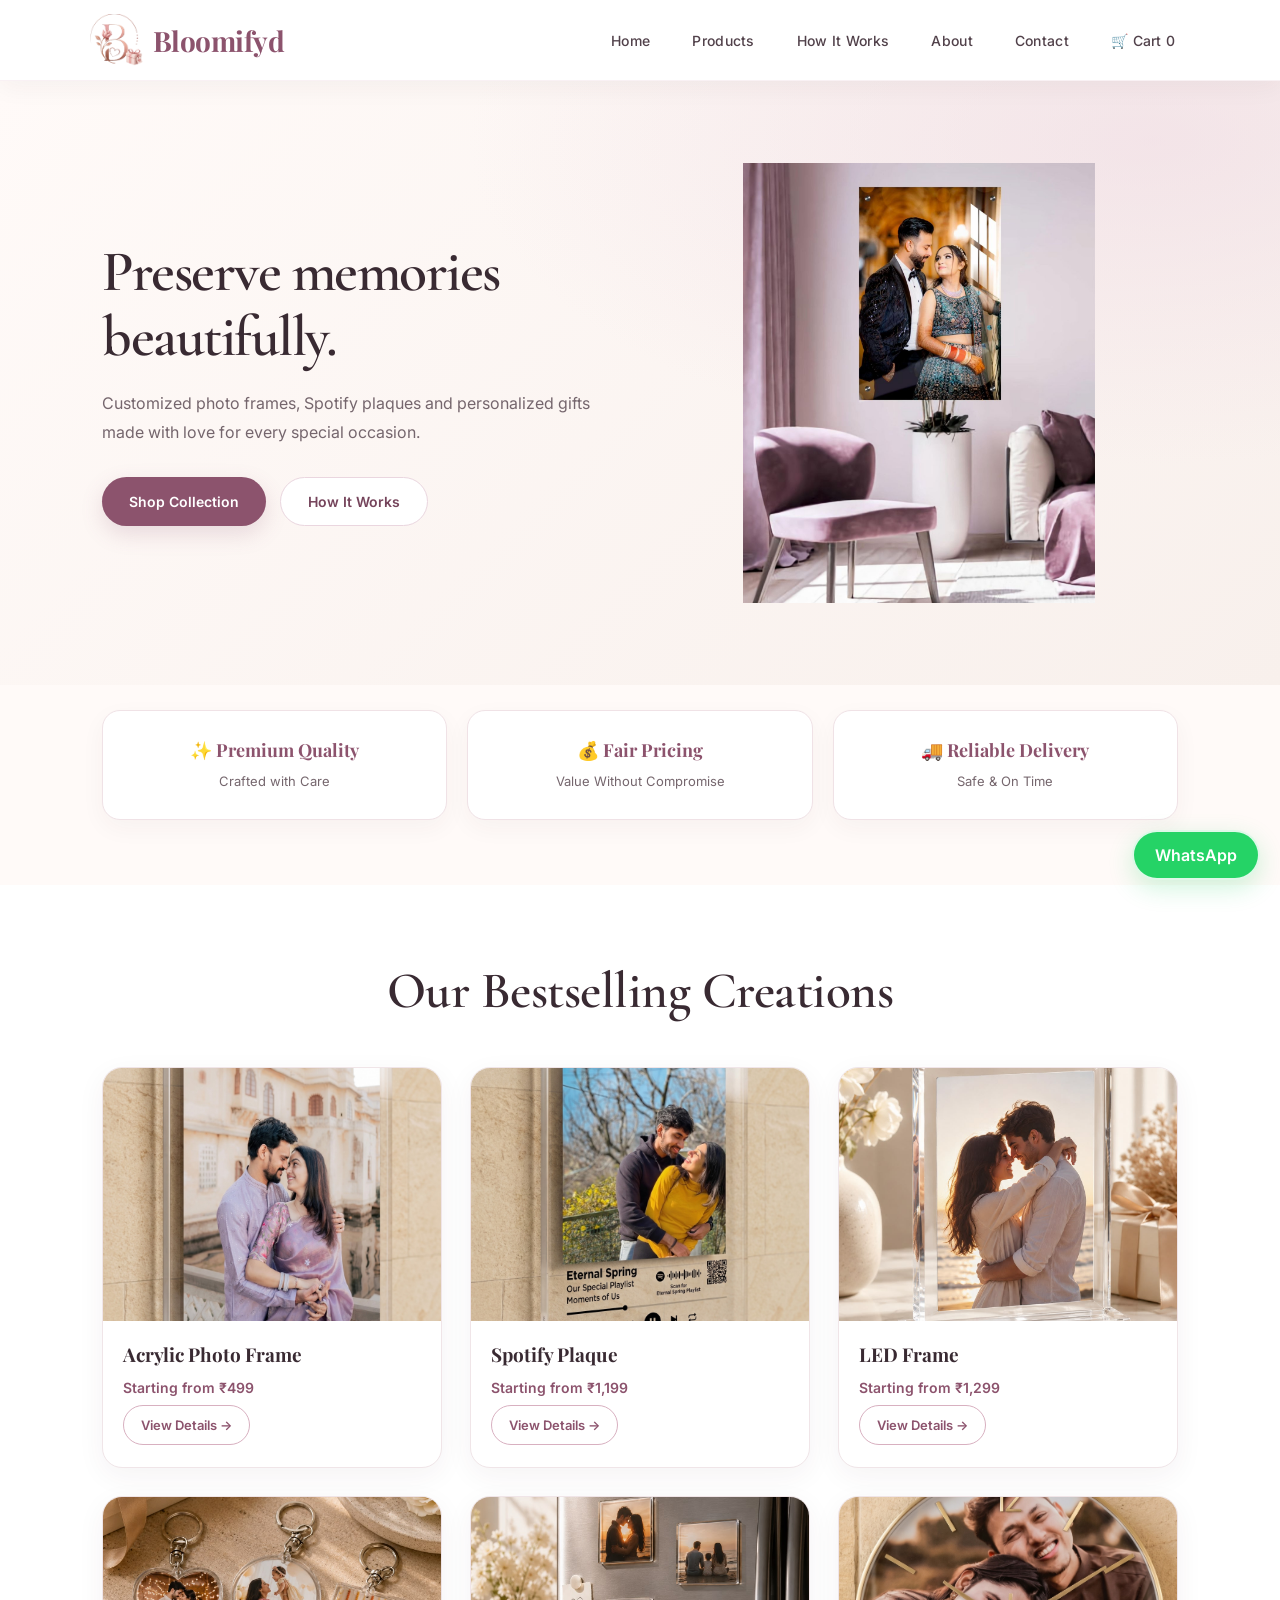
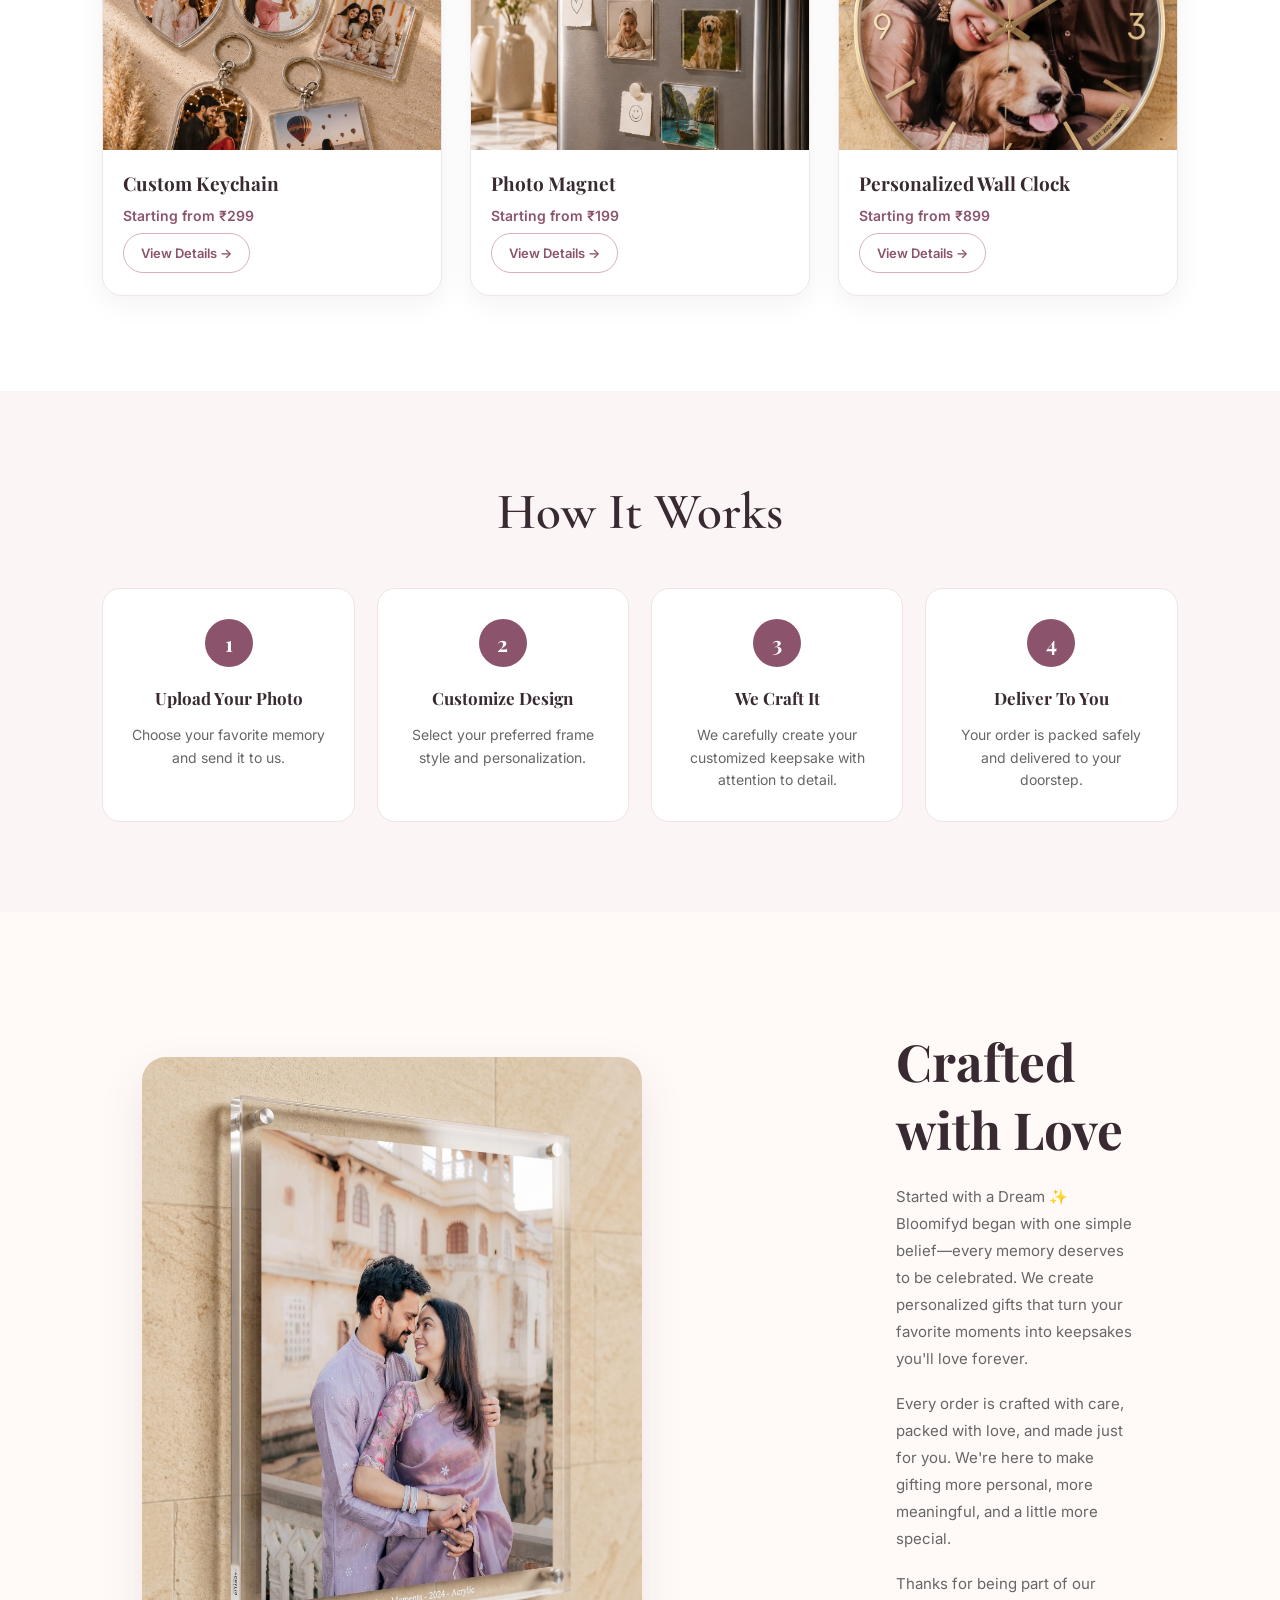
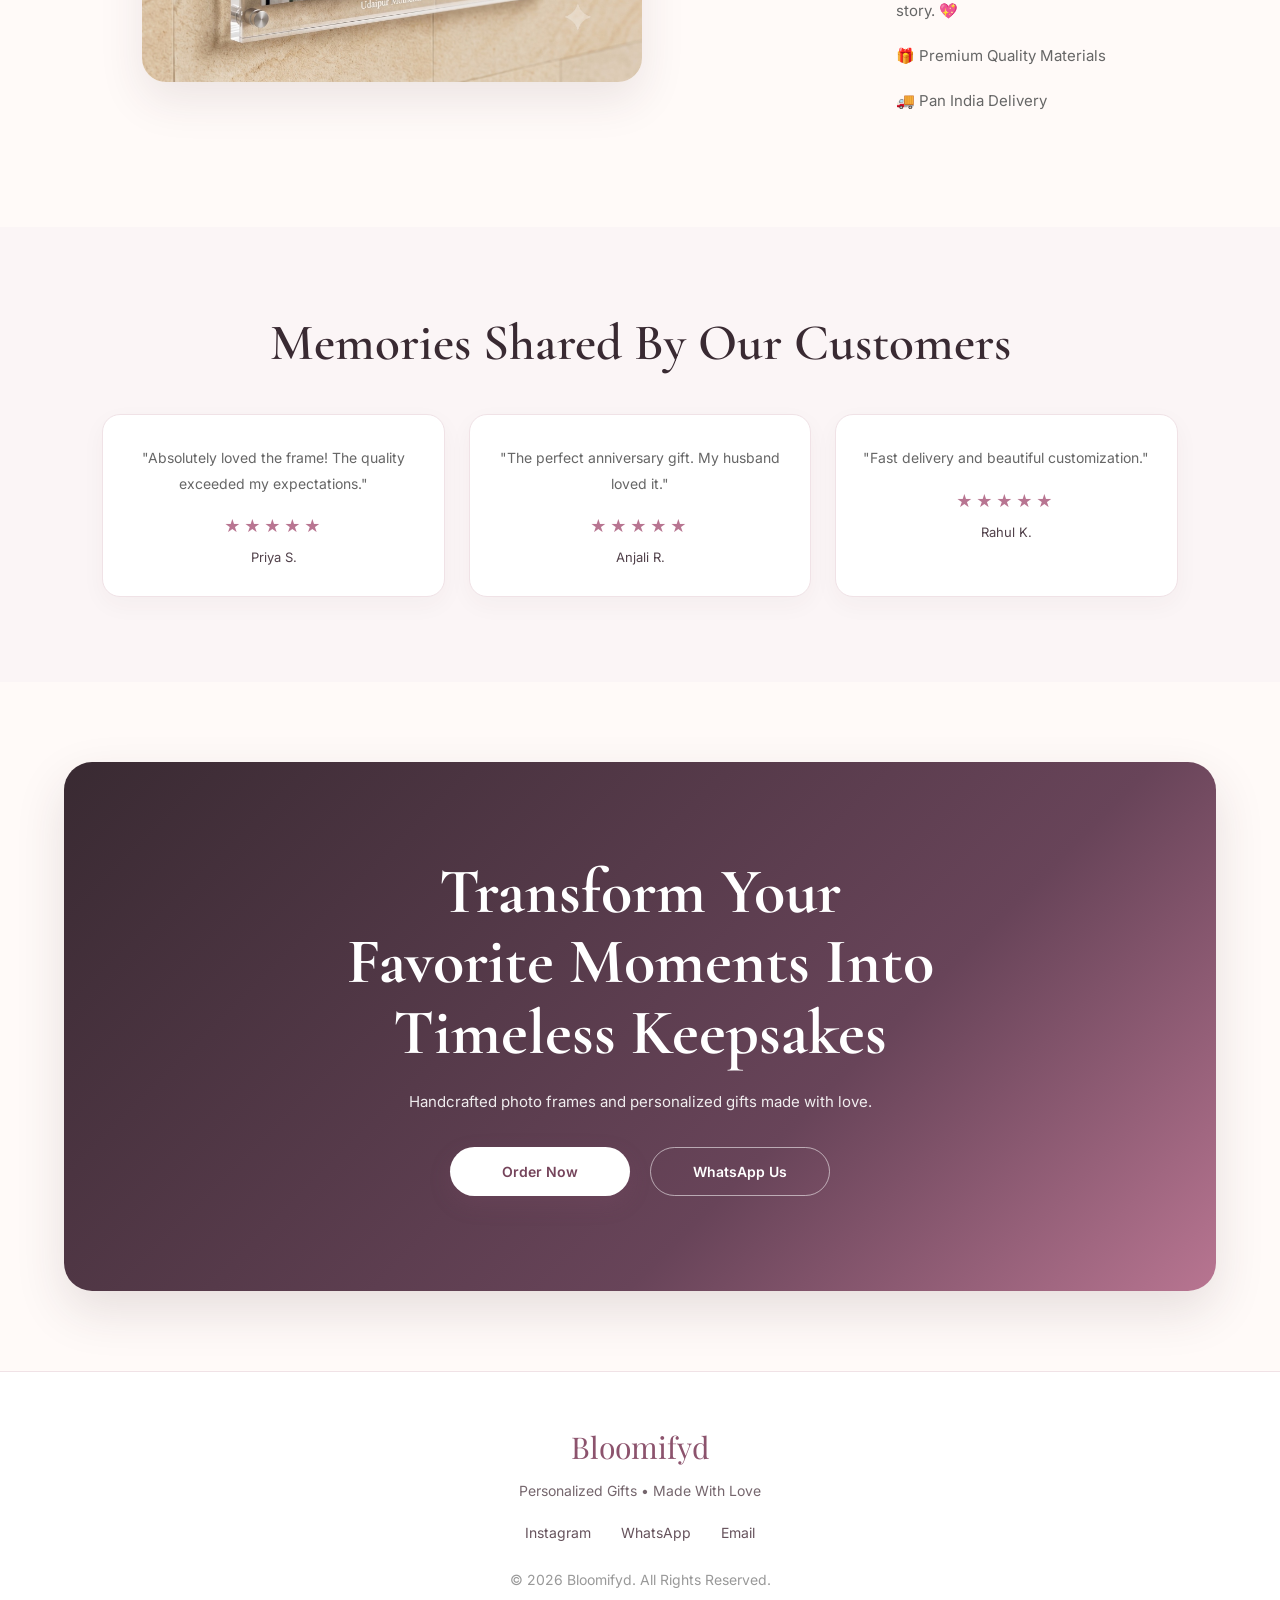
<file: index.html>
<!DOCTYPE html>
<html lang="en">
<head>
    <meta charset="UTF-8">

    <meta name="description"
        content="Personalized acrylic photo frames, Spotify plaques, LED frames and custom gifts crafted with love by Bloomifyd.">

    <meta name="viewport" content="width=device-width, initial-scale=1.0">

    <title>Bloomifyd | Personalized Gifts & Custom Photo Frames</title>

    <link rel="icon" href="image/favicon.png">
    <link rel="stylesheet" href="style.css">

    <link rel="preconnect" href="https://fonts.googleapis.com">
    <link rel="preconnect" href="https://fonts.gstatic.com" crossorigin>

    <link href="https://fonts.googleapis.com/css2?family=Cormorant+Garamond:wght@400;600&display=swap" rel="stylesheet">

    <link href="https://fonts.googleapis.com/css2?family=Playfair+Display:wght@600;700&family=Inter:wght@400;500;600&display=swap" rel="stylesheet">
</head>

<body>

    <!-- ================= NAVBAR ================= -->
   
<nav>
    <a href="index.html" class="logo">
        <img src="image/logo.png" alt="Bloomifyd Logo">
        Bloomifyd
    </a>

    <div class="menu-toggle" id="menu-toggle">
        ☰
    </div>

    <ul id="nav-links">
        <li><a href="index.html">Home</a></li>
        <li><a href="products.html">Products</a></li>
        <li><a href="index.html#how-it-works">How It Works</a></li>
        <li><a href="index.html#about">About</a></li>
        <li><a href="contact.html">Contact</a></li>
        <li>
            <a href="cart.html" class="cart-link">
                🛒 Cart <span id="cart-count">0</span>
            </a>
        </li>
    </ul>
</nav>


    <!-- ================= HERO ================= -->

    <section class="hero">

        <div class="hero-content">

            <h1>
                Preserve memories <br>
                beautifully.
            </h1>

            <p>
                Customized photo frames, Spotify plaques and personalized gifts
                made with love for every special occasion.
            </p>

            <div class="hero-buttons">

                <a href="#products" class="btn-primary">
                    Shop Collection
                </a>

                <a href="#how-it-works" class="btn-secondary">
                    How It Works
                </a>

            </div>

        </div>

        <div class="hero-image">
            <img src="image/frame.jpg" alt="Bloomifyd Personalized Photo Frame">
        </div>

    </section>


    <!-- ================= FEATURES ================= -->

    <section class="features">

        <div>
            <h3>✨ Premium Quality</h3>
            <p>Crafted with Care</p>
        </div>

        <div>
            <h3>💰 Fair Pricing</h3>
            <p>Value Without Compromise</p>
        </div>

        <div>
            <h3>🚚 Reliable Delivery</h3>
            <p>Safe & On Time</p>
        </div>

    </section>


    <!-- ================= PRODUCTS ================= -->

    <section id="products" class="products">

        <h2>Our Bestselling Creations</h2>

        <div class="product-grid">

            <div class="product-card">

                <img src="image/product1.jpeg" alt="Acrylic Photo Frame">

                <h3>Acrylic Photo Frame</h3>

                <p>Starting from ₹499</p>

                <a href="product.html?id=1" class="product-btn">
                    View Details →
                </a>

            </div>


            <div class="product-card">

                <img src="image/product2.jpeg" alt="Spotify Plaque">

                <h3>Spotify Plaque</h3>

                <p>Starting from ₹1,199</p>

                <a href="product.html?id=2" class="product-btn">
                    View Details →
                </a>

            </div>


            <div class="product-card">

                <img src="image/product3.jpeg" alt="LED Frame">

                <h3>LED Frame</h3>

                <p>Starting from ₹1,299</p>

                <a href="product.html?id=3" class="product-btn">
                    View Details →
                </a>

            </div>


            <div class="product-card">

                <img src="image/product4.jpeg" alt="Custom Keychain">

                <h3>Custom Keychain</h3>

                <p>Starting from ₹299</p>

                <a href="product.html?id=4" class="product-btn">
                    View Details →
                </a>

            </div>


            <div class="product-card">

                <img src="image/product5.jpeg" alt="Photo Magnet">

                <h3>Photo Magnet</h3>

                <p>Starting from ₹199</p>

                <a href="product.html?id=5" class="product-btn">
                    View Details →
                </a>

            </div>


            <div class="product-card">

                <img src="image/product6.jpeg" alt="Personalized Wall Clock">

                <h3>Personalized Wall Clock</h3>

                <p>Starting from ₹899</p>

                <a href="product.html?id=6" class="product-btn">
                    View Details →
                </a>

            </div>

        </div>

    </section>


    <!-- ================= HOW IT WORKS ================= -->

    <section id="how-it-works" class="how-it-works">

        <h2>How It Works</h2>

        <div class="steps">

            <div class="step">

                <div class="step-number">1</div>

                <h3>Upload Your Photo</h3>

                <p>
                    Choose your favorite memory and send it to us.
                </p>

            </div>


            <div class="step">

                <div class="step-number">2</div>

                <h3>Customize Design</h3>

                <p>
                    Select your preferred frame style and personalization.
                </p>

            </div>


            <div class="step">

                <div class="step-number">3</div>

                <h3>We Craft It</h3>

                <p>
                    We carefully create your customized keepsake with attention to detail.
                </p>

            </div>


            <div class="step">

                <div class="step-number">4</div>

                <h3>Deliver To You</h3>

                <p>
                    Your order is packed safely and delivered to your doorstep.
                </p>

            </div>

        </div>

    </section>


    <!-- ================= ABOUT ================= -->

    <section id="about" class="about">

        <div class="about-image">

            <img src="image/product1.jpeg" alt="Bloomifyd Personalized Gift">

        </div>


        <div class="about-content">

            <h2>Crafted with Love</h2>

            <p>
                Started with a Dream ✨
                Bloomifyd began with one simple belief—every memory deserves
                to be celebrated. We create personalized gifts that turn your
                favorite moments into keepsakes you'll love forever.
            </p>

            <p>
                Every order is crafted with care, packed with love, and made
                just for you. We're here to make gifting more personal,
                more meaningful, and a little more special.
            </p>

            <p>
                Thanks for being part of our story. 💖
            </p>

            <p>
                🎁 Premium Quality Materials
            </p>

            <p>
                🚚 Pan India Delivery
            </p>

        </div>

    </section>


    <!-- ================= REVIEWS ================= -->

    <section class="reviews">

        <h2>Memories Shared By Our Customers</h2>

        <div class="review-grid">

            <div class="review-card">

                <p>
                    "Absolutely loved the frame! The quality exceeded my expectations."
                </p>

                <h4>★★★★★</h4>

                <span>Priya S.</span>

            </div>


            <div class="review-card">

                <p>
                    "The perfect anniversary gift. My husband loved it."
                </p>

                <h4>★★★★★</h4>

                <span>Anjali R.</span>

            </div>


            <div class="review-card">

                <p>
                    "Fast delivery and beautiful customization."
                </p>

                <h4>★★★★★</h4>

                <span>Rahul K.</span>

            </div>

        </div>

    </section>


    <!-- ================= CTA ================= -->

    <section class="cta">

        <h2>
            Transform Your Favorite Moments Into Timeless Keepsakes
        </h2>

        <p>
            Handcrafted photo frames and personalized gifts made with love.
        </p>

        <div class="cta-buttons">

            <a href="products.html" class="btn-primary">
                Order Now
            </a>

            <a href="https://wa.me/916376478530" class="btn-secondary">
                WhatsApp Us
            </a>

        </div>

    </section>


    <!-- ================= WHATSAPP ================= -->

    <a href="https://wa.me/916376478530"
       class="whatsapp-float"
       aria-label="Chat with Bloomifyd on WhatsApp">

        WhatsApp

    </a>


    <!-- ================= FOOTER ================= -->

    <footer id="contact">

        <div class="footer-logo">
            Bloomifyd
        </div>

        <p>
            Personalized Gifts • Made With Love
        </p>

        <div class="footer-links">

            <a href="https://instagram.com/bloomifyd">
                Instagram
            </a>

            <a href="https://wa.me/916376478530">
                WhatsApp
            </a>

            <a href="mailto:info@bloomifyd.com">
                Email
            </a>

        </div>

        <p class="copyright">
            © 2026 Bloomifyd. All Rights Reserved.
        </p>

    </footer>


    <script src="script.js"></script>

</body>
</html>
</file>
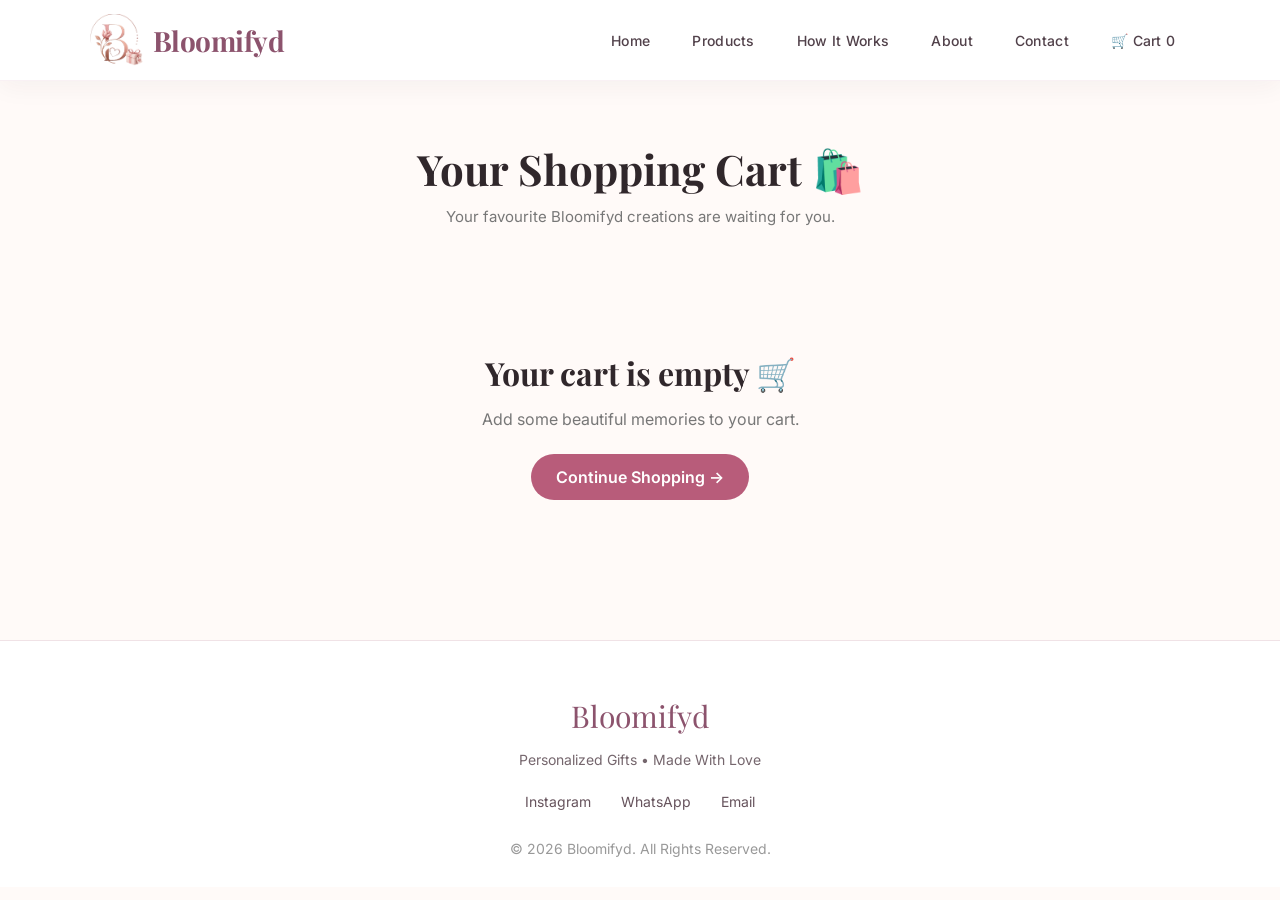
<file: cart.html>
<!DOCTYPE html>
<html lang="en">

<head>

<meta charset="UTF-8">

<meta name="viewport" content="width=device-width, initial-scale=1.0">

<title>Bloomifyd | Shopping Cart</title>

<link rel="icon" href="image/favicon.png">

<link rel="stylesheet" href="style.css">

<link href="https://fonts.googleapis.com/css2?family=Playfair+Display:wght@600;700&family=Inter:wght@400;500;600&display=swap" rel="stylesheet">

<style>

/* =========================
   CART PAGE
========================= */

.cart-page {

    max-width: 1100px;
    margin: 60px auto;
    padding: 0 25px;

}

.cart-heading {

    text-align: center;
    margin-bottom: 45px;

}

.cart-heading h1 {

    font-family: "Playfair Display", serif;
    font-size: 42px;
    margin-bottom: 10px;

}

.cart-heading p {

    color: #777;
    font-size: 15px;

}


/* CART ITEM */

.cart-item {

    display: flex;
    align-items: center;
    gap: 25px;

    padding: 25px;

    margin-bottom: 20px;

    background: #fff;

    border-radius: 18px;

    box-shadow: 0 8px 25px rgba(0,0,0,0.07);

}


/* IMAGE */

.cart-image {

    width: 150px;
    height: 150px;

    object-fit: cover;

    border-radius: 14px;

}


/* INFO */

.cart-info {

    flex: 1;

}

.cart-info h2 {

    font-family: "Playfair Display", serif;

    font-size: 25px;

    margin-bottom: 12px;

}

.cart-option {

    font-size: 14px;

    color: #666;

    margin: 5px 0;

}


/* PRICE */

.cart-price {

    font-size: 20px;

    font-weight: 600;

    margin-top: 12px;

}


/* QUANTITY */

.quantity-control {

    display: flex;

    align-items: center;

    gap: 12px;

    margin-top: 15px;

}

.quantity-control button {

    width: 32px;
    height: 32px;

    border: 1px solid #ddd;

    background: #fff;

    border-radius: 8px;

    cursor: pointer;

    font-size: 18px;

}

.quantity-control span {

    font-weight: 600;

}


/* REMOVE */

.remove-btn {

    border: none;

    background: transparent;

    color: #b85c6f;

    cursor: pointer;

    font-size: 14px;

    margin-top: 15px;

}


/* CART SUMMARY */

.cart-summary {

    margin-top: 40px;

    padding: 30px;

    background: #fff7fa;

    border-radius: 20px;

    text-align: right;

}

.cart-summary h2 {

    font-family: "Playfair Display", serif;

    font-size: 28px;

    margin-bottom: 20px;

}

.cart-total {

    font-size: 25px;

    font-weight: 700;

    margin-bottom: 25px;

}


/* BUTTONS */

.cart-buttons {

    display: flex;

    justify-content: flex-end;

    gap: 15px;

    flex-wrap: wrap;

}

.cart-btn {

    display: inline-block;

    padding: 13px 25px;

    border-radius: 30px;

    text-decoration: none;

    font-weight: 600;

    cursor: pointer;

    border: none;

}

.continue-btn {

    background: #fff;

    color: #9b4d68;

    border: 1px solid #d9a5b8;

}

.checkout-btn {

    background: #b85c7a;

    color: white;

}


/* EMPTY CART */

.empty-cart {

    text-align: center;

    padding: 80px 20px;

}

.empty-cart h2 {

    font-family: "Playfair Display", serif;

    font-size: 32px;

}

.empty-cart p {

    color: #777;

    margin: 15px 0 25px;

}


/* MOBILE */

@media (max-width: 700px) {

    .cart-heading h1 {

        font-size: 32px;

    }

    .cart-item {

        flex-direction: column;

        align-items: flex-start;

    }

    .cart-image {

        width: 100%;

        height: 230px;

    }

    .cart-summary {

        text-align: center;

    }

    .cart-buttons {

        justify-content: center;

    }

}

</style>

</head>


<body>


<!-- NAVBAR -->

<nav>
    <a href="index.html" class="logo">
        <img src="image/logo.png" alt="Bloomifyd Logo">
        Bloomifyd
    </a>

    <div class="menu-toggle" id="menu-toggle">
        ☰
    </div>

    <ul id="nav-links">
        <li><a href="index.html">Home</a></li>
        <li><a href="products.html">Products</a></li>
        <li><a href="index.html#how-it-works">How It Works</a></li>
        <li><a href="index.html#about">About</a></li>
        <li><a href="contact.html">Contact</a></li>
        <li>
            <a href="cart.html" class="cart-link">
                🛒 Cart <span id="cart-count">0</span>
            </a>
        </li>
    </ul>
</nav>



<!-- CART -->

<section class="cart-page">


<div class="cart-heading">

<h1>Your Shopping Cart 🛍️</h1>

<p>Your favourite Bloomifyd creations are waiting for you.</p>

</div>


<div id="cartContainer"></div>


</section>



<!-- FOOTER -->

<footer>

<div class="footer-logo">
Bloomifyd
</div>

<p>
Personalized Gifts • Made With Love
</p>

<div class="footer-links">

<a href="https://instagram.com/bloomifyd">
Instagram
</a>

<a href="https://wa.me/916376478530">
WhatsApp
</a>

<a href="mailto:info@bloomifyd.com">
Email
</a>

</div>

<p class="copyright">

© 2026 Bloomifyd. All Rights Reserved.

</p>

</footer>



<script>

/* =========================
   LOAD CART
========================= */

let cart = getCart();

const cartContainer =
document.getElementById("cartContainer");



/* =========================
   GET CART FROM STORAGE
========================= */

function getCart() {

    try {

        return JSON.parse(
            localStorage.getItem("bloomifydCart")
        ) || [];

    } catch (error) {

        console.error(
            "Unable to read cart:",
            error
        );

        return [];

    }

}



/* =========================
   SAVE CART
========================= */

function saveCart() {

    localStorage.setItem(
        "bloomifydCart",
        JSON.stringify(cart)
    );

}



/* =========================
   FORMAT PRICE
========================= */

function formatPrice(price) {

    return `₹${Number(price).toLocaleString("en-IN")}`;

}



/* =========================
   DISPLAY CART
========================= */

function displayCart() {

    if (cart.length === 0) {

        cartContainer.innerHTML = `

        <div class="empty-cart">

            <h2>Your cart is empty 🛒</h2>

            <p>
            Add some beautiful memories to your cart.
            </p>

            <a
            href="products.html"
            class="cart-btn checkout-btn">

            Continue Shopping →

            </a>

        </div>

        `;

        return;

    }


    /* =========================
       CREATE CART ITEMS
    ========================= */

    const cartItemsHTML = cart.map(
        (item, index) => {

            const price =
                Number(item.price) || 0;

            const quantity =
                Math.max(
                    1,
                    Number(item.quantity) || 1
                );

            const itemTotal =
                price * quantity;


            /* OPTIONS */

            const optionsHTML =
                Object.entries(item.options || {})
                .map(
                    ([option, value]) => `

                    <div class="cart-option">

                        <strong>${option}:</strong>
                        ${value}

                    </div>

                    `
                )
                .join("");


            return `

            <div class="cart-item">

                <img
                src="${item.image}"
                class="cart-image"
                alt="${item.product}">


                <div class="cart-info">

                    <h2>
                    ${item.product}
                    </h2>


                    ${optionsHTML}


                    ${
                        item.customText
                        ? `

                        <div class="cart-option">

                            <strong>
                                Custom Text:
                            </strong>

                            ${item.customText}

                        </div>

                        `
                        : ""
                    }


                    <div class="cart-option">

                        <strong>
                            Photo:
                        </strong>

                        ${
                            item.photoUploaded
                            ? "📸 Uploaded"
                            : "Not uploaded"
                        }

                    </div>


                    <div class="cart-price">

                        ${formatPrice(itemTotal)}

                    </div>


                    <div class="quantity-control">

                        <button
                        type="button"
                        data-index="${index}"
                        data-action="decrease">

                        −

                        </button>


                        <span>
                        ${quantity}
                        </span>


                        <button
                        type="button"
                        data-index="${index}"
                        data-action="increase">

                        +

                        </button>

                    </div>


                    <button
                    type="button"
                    class="remove-btn"
                    data-index="${index}"
                    data-action="remove">

                    Remove item

                    </button>

                </div>

            </div>

            `;

        }
    ).join("");



    /* =========================
       CALCULATE TOTAL
    ========================= */

    const total = cart.reduce(
        (sum, item) => {

            const price =
                Number(item.price) || 0;

            const quantity =
                Math.max(
                    1,
                    Number(item.quantity) || 1
                );

            return sum +
                price * quantity;

        },
        0
    );



    /* =========================
       RENDER EVERYTHING
    ========================= */

    cartContainer.innerHTML = `

        ${cartItemsHTML}


        <div class="cart-summary">

            <h2>
                Order Summary
            </h2>

            <div class="cart-total">

                Total:
                ${formatPrice(total)}

            </div>


            <div class="cart-buttons">

                <a
                href="products.html"
                class="cart-btn continue-btn">

                ← Continue Shopping

                </a>


                <a
                href="checkout.html"
                class="cart-btn checkout-btn">

                Proceed to Checkout →

                </a>

            </div>

        </div>

    `;

}



/* =========================
   EVENT DELEGATION
========================= */

cartContainer.addEventListener(
    "click",
    function(event) {

        const button =
            event.target.closest(
                "[data-action]"
            );


        if (!button) {

            return;

        }


        const index =
            Number(button.dataset.index);


        const action =
            button.dataset.action;



        if (action === "increase") {

            changeQuantity(index, 1);

        }


        else if (action === "decrease") {

            changeQuantity(index, -1);

        }


        else if (action === "remove") {

            removeItem(index);

        }

    }
);



/* =========================
   CHANGE QUANTITY
========================= */

function changeQuantity(index, change) {

    const item = cart[index];


    if (!item) {

        return;

    }


    const currentQuantity =
        Number(item.quantity) || 1;


    const newQuantity =
        currentQuantity + change;


    /* Minimum = 1 */

    if (newQuantity < 1) {

        return;

    }


    /* Maximum = 20 */

    if (newQuantity > 20) {

        return;

    }


    item.quantity =
        newQuantity;


    saveCart();

    displayCart();

}



/* =========================
   REMOVE ITEM
========================= */

function removeItem(index) {

    cart.splice(index, 1);

    saveCart();

    displayCart();

}



/* =========================
   START
========================= */

displayCart();
console.log("Cart items loaded:", cart);
console.log("Cart container found:", !!cartContainer);
console.log("Cart item count:", cart.length);




function updateCartCount() {
    try {
        const cart = JSON.parse(
            localStorage.getItem("bloomifydCart") || "[]"
        );

        const totalItems = cart.reduce(
            (total, item) =>
                total + (Number(item.quantity) || 1),
            0
        );

        document.querySelectorAll("#cart-count").forEach(element => {
            element.textContent = totalItems;
        });
    } catch (error) {
        console.error("Error reading cart:", error);
    }
}

updateCartCount();




</script>


</body>

</html>
</file>
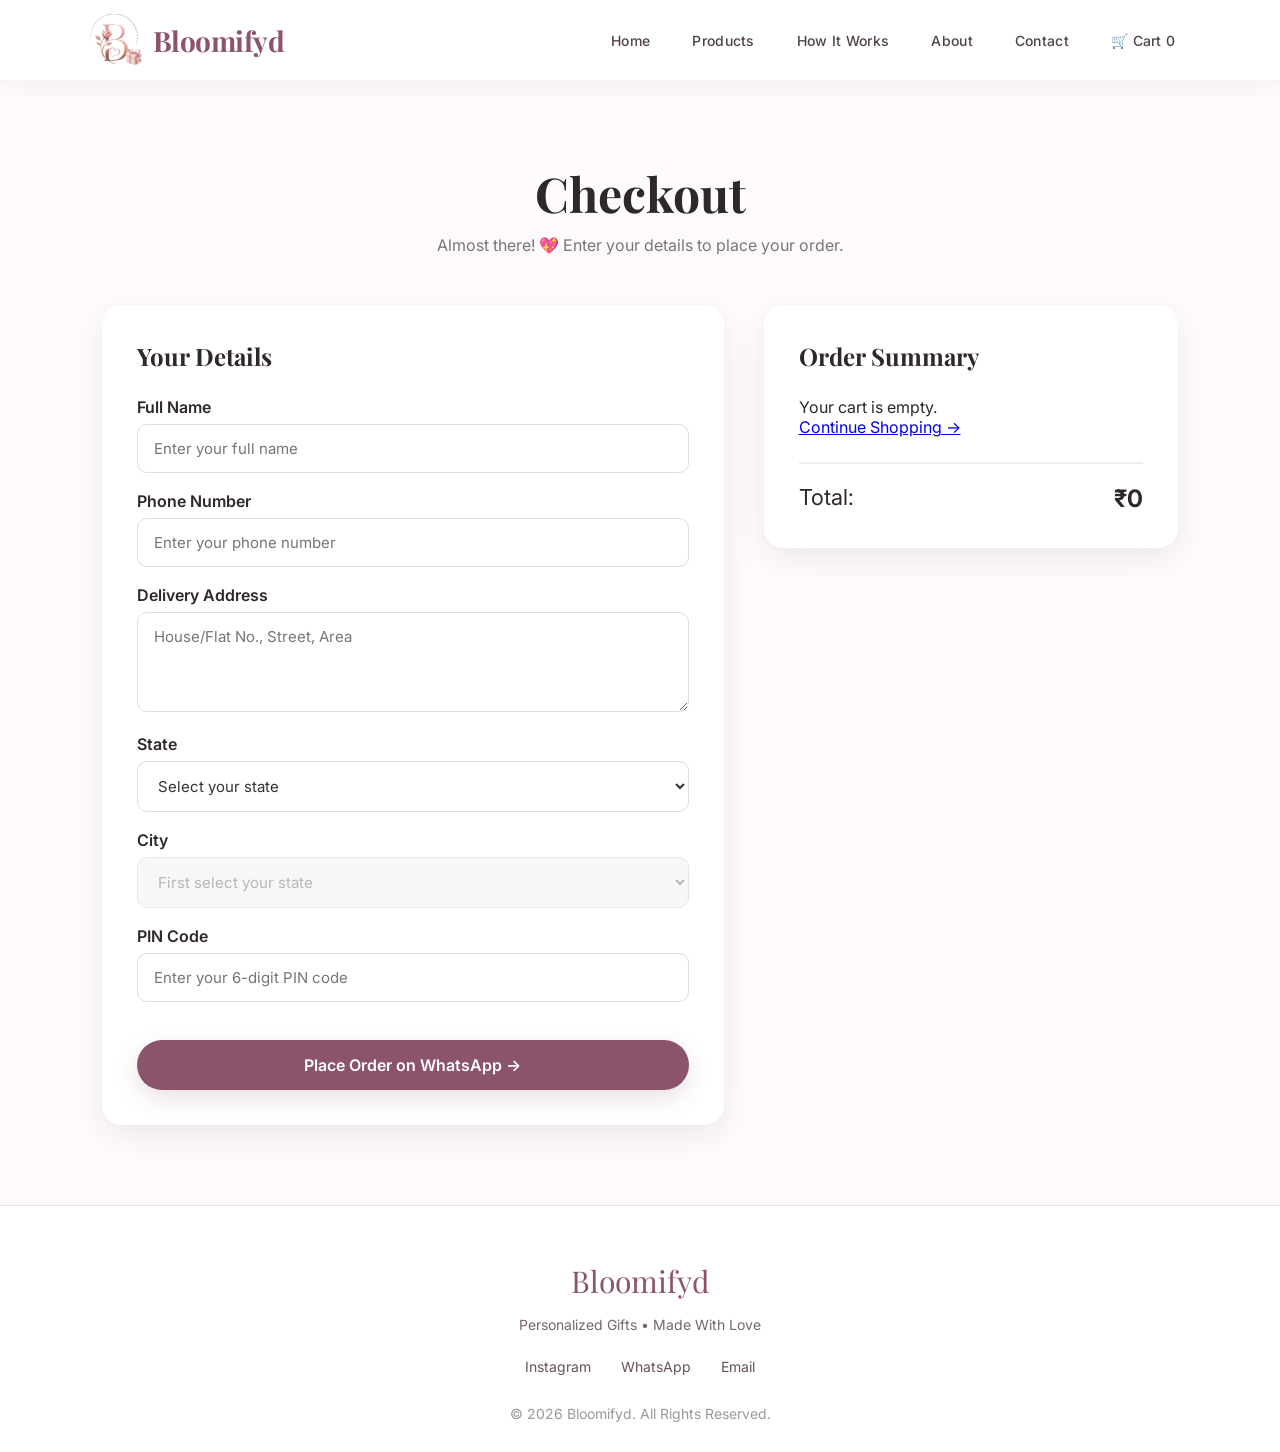
<file: checkout.html>
<!DOCTYPE html>
<html lang="en">

<head>

<meta charset="UTF-8">

<meta name="viewport" content="width=device-width, initial-scale=1.0">

<title>Bloomifyd | Checkout</title>

<link rel="icon" href="image/favicon.png">

<link rel="stylesheet" href="style.css">

<link
href="https://fonts.googleapis.com/css2?family=Playfair+Display:wght@600;700&family=Inter:wght@400;500;600&display=swap"
rel="stylesheet">

</head>

<body>


<!-- =========================
     NAVBAR
========================= -->

<nav>
    <a href="index.html" class="logo">
        <img src="image/logo.png" alt="Bloomifyd Logo">
        Bloomifyd
    </a>

    <div class="menu-toggle" id="menu-toggle">
        ☰
    </div>

    <ul id="nav-links">
        <li><a href="index.html">Home</a></li>
        <li><a href="products.html">Products</a></li>
        <li><a href="index.html#how-it-works">How It Works</a></li>
        <li><a href="index.html#about">About</a></li>
        <li><a href="contact.html">Contact</a></li>
       <li>
    <a href="cart.html" class="cart-link">
        🛒 Cart <span id="cart-count">0</span>
    </a>
</li>
    </ul>
</nav>


<!-- =========================
     CHECKOUT
========================= -->

<section class="checkout-page">

<div class="checkout-container">

<h1>
Checkout
</h1>

<p class="checkout-subtitle">
Almost there! 💖 Enter your details to place your order.
</p>


<div class="checkout-grid">


<!-- =========================
     CUSTOMER DETAILS
========================= -->

<div class="checkout-form">

<h2>
Your Details
</h2>


<label for="customerName">
Full Name
</label>

<input
type="text"
id="customerName"
placeholder="Enter your full name"
required
>


<label for="customerPhone">
Phone Number
</label>

<input
type="tel"
id="customerPhone"
placeholder="Enter your phone number"
maxlength="10"
required
>


<label for="customerAddress">
Delivery Address
</label>

<textarea
id="customerAddress"
placeholder="House/Flat No., Street, Area"
required
></textarea>


<label for="customerState">
State
</label>

<select
id="customerState"
required>

<option value="">
Select your state
</option>

<option value="Andhra Pradesh">
Andhra Pradesh
</option>

<option value="Arunachal Pradesh">
Arunachal Pradesh
</option>

<option value="Assam">
Assam
</option>

<option value="Bihar">
Bihar
</option>

<option value="Chhattisgarh">
Chhattisgarh
</option>

<option value="Goa">
Goa
</option>

<option value="Gujarat">
Gujarat
</option>

<option value="Haryana">
Haryana
</option>

<option value="Himachal Pradesh">
Himachal Pradesh
</option>

<option value="Jharkhand">
Jharkhand
</option>

<option value="Karnataka">
Karnataka
</option>

<option value="Kerala">
Kerala
</option>

<option value="Madhya Pradesh">
Madhya Pradesh
</option>

<option value="Maharashtra">
Maharashtra
</option>

<option value="Manipur">
Manipur
</option>

<option value="Meghalaya">
Meghalaya
</option>

<option value="Mizoram">
Mizoram
</option>

<option value="Nagaland">
Nagaland
</option>

<option value="Odisha">
Odisha
</option>

<option value="Punjab">
Punjab
</option>

<option value="Rajasthan">
Rajasthan
</option>

<option value="Sikkim">
Sikkim
</option>

<option value="Tamil Nadu">
Tamil Nadu
</option>

<option value="Telangana">
Telangana
</option>

<option value="Tripura">
Tripura
</option>

<option value="Uttar Pradesh">
Uttar Pradesh
</option>

<option value="Uttarakhand">
Uttarakhand
</option>

<option value="West Bengal">
West Bengal
</option>

<option value="Delhi">
Delhi
</option>

<option value="Jammu and Kashmir">
Jammu and Kashmir
</option>

</select>



<label for="customerCity">
City
</label>

<select
id="customerCity"
required
disabled>

<option value="">
First select your state
</option>

</select>



<label for="customerPincode">
PIN Code
</label>

<input
type="text"
id="customerPincode"
placeholder="Enter your 6-digit PIN code"
maxlength="6"
inputmode="numeric"
required
>


<!-- API STATUS -->

<p
id="pincodeStatus"
style="
margin-top:8px;
font-size:13px;
color:#777;
">
</p>



<button
type="button"
id="placeOrderBtn"
class="btn-primary">

Place Order on WhatsApp →

</button>

</div>



<!-- =========================
     ORDER SUMMARY
========================= -->

<div class="checkout-summary">

<h2>
Order Summary
</h2>

<div id="checkoutItems"></div>

<div class="checkout-total">

Total:
<strong id="checkoutTotal">
₹0
</strong>

</div>

</div>


</div>

</div>

</section>



<!-- =========================
     FOOTER
========================= -->

<footer>

<div class="footer-logo">
Bloomifyd
</div>

<p>
Personalized Gifts • Made With Love
</p>

<div class="footer-links">

<a href="https://instagram.com/bloomifyd">
Instagram
</a>

<a href="https://wa.me/916376478530">
WhatsApp
</a>

<a href="mailto:info@bloomifyd.com">
Email
</a>

</div>

<p class="copyright">
© 2026 Bloomifyd. All Rights Reserved.
</p>

</footer>



<script>


/* =========================
   CITY DATA
========================= */

const cities = {

    "Rajasthan": [
        "Jaipur",
        "Jodhpur",
        "Udaipur",
        "Kota",
        "Ajmer",
        "Bikaner",
        "Alwar",
        "Bharatpur"
    ],

    "Maharashtra": [
        "Mumbai",
        "Pune",
        "Nagpur",
        "Nashik",
        "Thane",
        "Navi Mumbai"
    ],

    "Gujarat": [
        "Ahmedabad",
        "Surat",
        "Vadodara",
        "Rajkot",
        "Gandhinagar",
        "Bhavnagar"
    ],

    "Delhi": [
        "New Delhi",
        "Delhi"
    ],

    "Haryana": [
        "Gurugram",
        "Faridabad",
        "Panipat",
        "Ambala",
        "Hisar",
        "Rohtak"
    ],

    "Punjab": [
        "Amritsar",
        "Ludhiana",
        "Jalandhar",
        "Patiala",
        "Bathinda"
    ],

    "Uttar Pradesh": [
        "Lucknow",
        "Kanpur",
        "Agra",
        "Varanasi",
        "Noida",
        "Ghaziabad",
        "Prayagraj",
        "Meerut"
    ],

    "Madhya Pradesh": [
        "Bhopal",
        "Indore",
        "Gwalior",
        "Jabalpur",
        "Ujjain"
    ],

    "Karnataka": [
        "Bengaluru",
        "Mysuru",
        "Mangaluru",
        "Hubballi",
        "Belagavi"
    ],

    "Tamil Nadu": [
        "Chennai",
        "Coimbatore",
        "Madurai",
        "Salem",
        "Tiruchirappalli"
    ],

    "Telangana": [
        "Hyderabad",
        "Warangal",
        "Nizamabad",
        "Karimnagar"
    ],

    "West Bengal": [
        "Kolkata",
        "Howrah",
        "Durgapur",
        "Siliguri"
    ],

    "Kerala": [
        "Kochi",
        "Thiruvananthapuram",
        "Kozhikode",
        "Thrissur",
        "Kollam"
    ],

    "Bihar": [
        "Patna",
        "Gaya",
        "Muzaffarpur",
        "Bhagalpur"
    ],

    "Andhra Pradesh": [
        "Visakhapatnam",
        "Vijayawada",
        "Guntur",
        "Tirupati",
        "Nellore"
    ],

    "Odisha": [
        "Bhubaneswar",
        "Cuttack",
        "Rourkela",
        "Puri"
    ],

    "Jharkhand": [
        "Ranchi",
        "Jamshedpur",
        "Dhanbad",
        "Bokaro"
    ],

    "Chhattisgarh": [
        "Raipur",
        "Bhilai",
        "Bilaspur",
        "Durg"
    ],

    "Goa": [
        "Panaji",
        "Margao",
        "Vasco da Gama"
    ],

    "Uttarakhand": [
        "Dehradun",
        "Haridwar",
        "Rishikesh",
        "Haldwani"
    ],

    "Himachal Pradesh": [
        "Shimla",
        "Manali",
        "Dharamshala",
        "Solan"
    ],

    "Assam": [
        "Guwahati",
        "Dibrugarh",
        "Silchar",
        "Jorhat"
    ],

    "Jammu and Kashmir": [
        "Srinagar",
        "Jammu",
        "Anantnag",
        "Baramulla"
    ]

};



/* =========================
   DOM ELEMENTS
========================= */

const stateSelect =
    document.getElementById("customerState");

const citySelect =
    document.getElementById("customerCity");

const pincodeInput =
    document.getElementById("customerPincode");

const pincodeStatus =
    document.getElementById("pincodeStatus");

const checkoutItems =
    document.getElementById("checkoutItems");

const checkoutTotal =
    document.getElementById("checkoutTotal");

const placeOrderBtn =
    document.getElementById("placeOrderBtn");



/* =========================
   STATE → CITY
========================= */

stateSelect.addEventListener(
    "change",
    function() {

        const selectedState =
            stateSelect.value;


        citySelect.innerHTML =
            '<option value="">Select your city</option>';


        if (!selectedState) {

            citySelect.disabled = true;

            citySelect.innerHTML =
                '<option value="">First select your state</option>';

            return;

        }


        const stateCities =
            cities[selectedState] || [];


        stateCities.forEach(
            function(city) {

                const option =
                    document.createElement("option");


                option.value =
                    city;


                option.textContent =
                    city;


                citySelect.appendChild(
                    option
                );

            }
        );


        citySelect.disabled = false;

    }
);



/* =========================
   CART
========================= */

let cart = [];


try {

    cart =
        JSON.parse(
            localStorage.getItem(
                "bloomifydCart"
            )
        ) || [];

} catch (error) {

    console.error(
        "Could not load cart:",
        error
    );

    cart = [];

}



/* =========================
   FORMAT PRICE
========================= */

function formatPrice(price) {

    return `₹${Number(price).toLocaleString("en-IN")}`;

}



/* =========================
   DISPLAY CHECKOUT ITEMS
========================= */

function displayCheckoutItems() {

    if (cart.length === 0) {

        checkoutItems.innerHTML = `

            <p>
                Your cart is empty.
            </p>

            <a href="products.html">
                Continue Shopping →
            </a>

        `;

        checkoutTotal.innerText =
            "₹0";

        placeOrderBtn.disabled =
            true;

        return;

    }


    placeOrderBtn.disabled =
        false;


    /* =========================
       CREATE ITEMS
    ========================= */

    checkoutItems.innerHTML =
        cart.map(
            function(item) {

                const price =
                    Number(item.price) || 0;


                const quantity =
                    Math.max(
                        1,
                        Number(item.quantity) || 1
                    );


                const itemTotal =
                    price * quantity;


                const optionsHTML =
                    Object.entries(
                        item.options || {}
                    )
                    .map(
                        function([key, value]) {

                            return `
                                ${key}: ${value}
                            `;

                        }
                    )
                    .join("<br>");


                return `

                    <div class="checkout-item">

                        <img
                            src="${item.image}"
                            alt="${item.product}"
                        >

                        <div>

                            <h3>
                                ${item.product}
                            </h3>

                            <p>
                                ${optionsHTML}
                            </p>

                            <p>
                                Quantity: ${quantity}
                            </p>

                            ${
                                item.customText
                                ? `
                                    <p>
                                        Custom Text:
                                        ${item.customText}
                                    </p>
                                `
                                : ""
                            }

                            <strong>
                                ${formatPrice(itemTotal)}
                            </strong>

                        </div>

                    </div>

                `;

            }
        )
        .join("");


    /* =========================
       TOTAL
    ========================= */

    const total =
        cart.reduce(
            function(sum, item) {

                const price =
                    Number(item.price) || 0;


                const quantity =
                    Math.max(
                        1,
                        Number(item.quantity) || 1
                    );


                return sum +
                    price * quantity;

            },
            0
        );


    checkoutTotal.innerText =
        formatPrice(total);

}



/* =========================
   PIN CODE API
========================= */

let pincodeData = null;


async function lookupPincode() {

    const pincode =
        pincodeInput.value.trim();


    /* Don't call API until
       exactly 6 digits */

    if (!/^\d{6}$/.test(pincode)) {

        pincodeStatus.innerText =
            "";

        pincodeData =
            null;

        return;

    }


    pincodeStatus.innerText =
        "Checking PIN code...";


    try {

        /*
         India Post-compatible
         public PIN lookup endpoint.
        */

        const response =
            await fetch(
                `https://api.postalpincode.in/pincode/${pincode}`
            );


        if (!response.ok) {

            throw new Error(
                "PIN lookup failed"
            );

        }


        const data =
            await response.json();


        if (
            !Array.isArray(data) ||
            !data[0] ||
            data[0].Status !== "Success" ||
            !data[0].PostOffice ||
            data[0].PostOffice.length === 0
        ) {

            throw new Error(
                "PIN code not found"
            );

        }


        pincodeData =
            data[0].PostOffice;


        const firstOffice =
            pincodeData[0];


        /*
         We use the API result to
         help populate state/city.
        */

        const apiState =
            firstOffice.State;


        const apiDistrict =
            firstOffice.District;


        /* =========================
           MATCH STATE
        ========================= */

        const stateOption =
            [...stateSelect.options]
            .find(
                option =>
                    option.value.toLowerCase() ===
                    apiState.toLowerCase()
            );


        if (stateOption) {

            stateSelect.value =
                stateOption.value;


            stateSelect.dispatchEvent(
                new Event("change")
            );

        }



        /* =========================
           MATCH CITY
        ========================= */

        const cityOptions =
            [...citySelect.options];


        const matchingCity =
            cityOptions.find(
                option =>
                    option.value.toLowerCase() ===
                    apiDistrict.toLowerCase()
            );


        if (matchingCity) {

            citySelect.value =
                matchingCity.value;

        }



        pincodeStatus.innerText =
            `✓ PIN found: ${firstOffice.Name}, ${firstOffice.District}`;


        pincodeStatus.style.color =
            "#6b9b72";

    }

    catch (error) {

        console.error(
            "PIN API error:",
            error
        );


        pincodeData =
            null;


        pincodeStatus.innerText =
            "PIN code not found. Please check it or enter your details manually.";


        pincodeStatus.style.color =
            "#b85c6f";

    }

}



/* =========================
   PIN INPUT
========================= */

pincodeInput.addEventListener(
    "input",
    function() {

        /*
         Allow numbers only.
        */

        pincodeInput.value =
            pincodeInput.value
                .replace(/\D/g, "")
                .slice(0, 6);


        if (
            pincodeInput.value.length === 6
        ) {

            lookupPincode();

        } else {

            pincodeStatus.innerText =
                "";

        }

    }
);



/* =========================
   VALIDATE PHONE
========================= */

function isValidPhone(phone) {

    return /^[6-9]\d{9}$/.test(phone);

}



/* =========================
   VALIDATE PIN
========================= */

function isValidPincode(pincode) {

    return /^\d{6}$/.test(pincode);

}



/* =========================
   PLACE ORDER
========================= */

placeOrderBtn.addEventListener(
    "click",
    async function() {


        /* =========================
           CUSTOMER DATA
        ========================= */

        const name =
            document
                .getElementById("customerName")
                .value
                .trim();


        const phone =
            document
                .getElementById("customerPhone")
                .value
                .trim();


        const address =
            document
                .getElementById("customerAddress")
                .value
                .trim();


        const state =
            stateSelect.value;


        const city =
            citySelect.value;


        const pincode =
            pincodeInput.value.trim();



        /* =========================
           BASIC VALIDATION
        ========================= */

        if (
            !name ||
            !phone ||
            !address ||
            !state ||
            !city ||
            !pincode
        ) {

            alert(
                "Please fill in all delivery details."
            );

            return;

        }



        /* =========================
           PHONE VALIDATION
        ========================= */

        if (!isValidPhone(phone)) {

            alert(
                "Please enter a valid 10-digit Indian mobile number."
            );

            return;

        }



        /* =========================
           PIN VALIDATION
        ========================= */

        if (!isValidPincode(pincode)) {

            alert(
                "Please enter a valid 6-digit PIN code."
            );

            return;

        }



        /* =========================
           CART VALIDATION
        ========================= */

        if (cart.length === 0) {

            alert(
                "Your cart is empty."
            );

            return;

        }



        /* =========================
           CALCULATE TOTAL
        ========================= */

        const total =
            cart.reduce(
                function(sum, item) {

                    const price =
                        Number(item.price) || 0;


                    const quantity =
                        Math.max(
                            1,
                            Number(item.quantity) || 1
                        );


                    return sum +
                        price * quantity;

                },
                0
            );



        /* =========================
           BUILD WHATSAPP MESSAGE
        ========================= */

        let message = `Hi Bloomifyd 🌸

I'd like to place an order.

CUSTOMER DETAILS

Name: ${name}

Phone: ${phone}

Address: ${address}

City: ${city}

State: ${state}

PIN Code: ${pincode}

ORDER DETAILS

`;



        cart.forEach(
            function(item, index) {

                const price =
                    Number(item.price) || 0;


                const quantity =
                    Math.max(
                        1,
                        Number(item.quantity) || 1
                    );


                const itemTotal =
                    price * quantity;


                message +=
                    `${index + 1}. ${item.product}\n\n`;


                Object.entries(
                    item.options || {}
                )
                .forEach(
                    function([key, value]) {

                        message +=
                            `${key}: ${value}\n`;

                    }
                );


                message +=
                    `\nQuantity: ${quantity}\n`;


                message +=
                    `Price: ${formatPrice(price)}\n`;


                message +=
                    `Item Total: ${formatPrice(itemTotal)}\n`;


                if (item.customText) {

                    message +=
                        `Custom Text: ${item.customText}\n`;

                }


                message +=
                    `Photo: ${
                        item.photoUploaded
                            ? "Uploaded"
                            : "Not uploaded"
                    }\n\n`;

            }
        );



        message +=
`TOTAL: ${formatPrice(total)}

Please confirm my order. 💖`;



        /* =========================
           WHATSAPP
        ========================= */

        const whatsappURL =
            `https://wa.me/916376478530?text=${
                encodeURIComponent(message)
            }`;


        window.open(
            whatsappURL,
            "_blank"
        );

    }
);



/* =========================
   INITIALIZE
========================= */

displayCheckoutItems();

function updateCartCount() {
    try {
        const cart = JSON.parse(
            localStorage.getItem("bloomifydCart") || "[]"
        );

        const totalItems = cart.reduce(
            (total, item) =>
                total + (Number(item.quantity) || 1),
            0
        );

        document.querySelectorAll("#cart-count").forEach(element => {
            element.textContent = totalItems;
        });
    } catch (error) {
        console.error("Error reading cart:", error);
    }
}

updateCartCount();
</script>

</body>

</html>
</file>
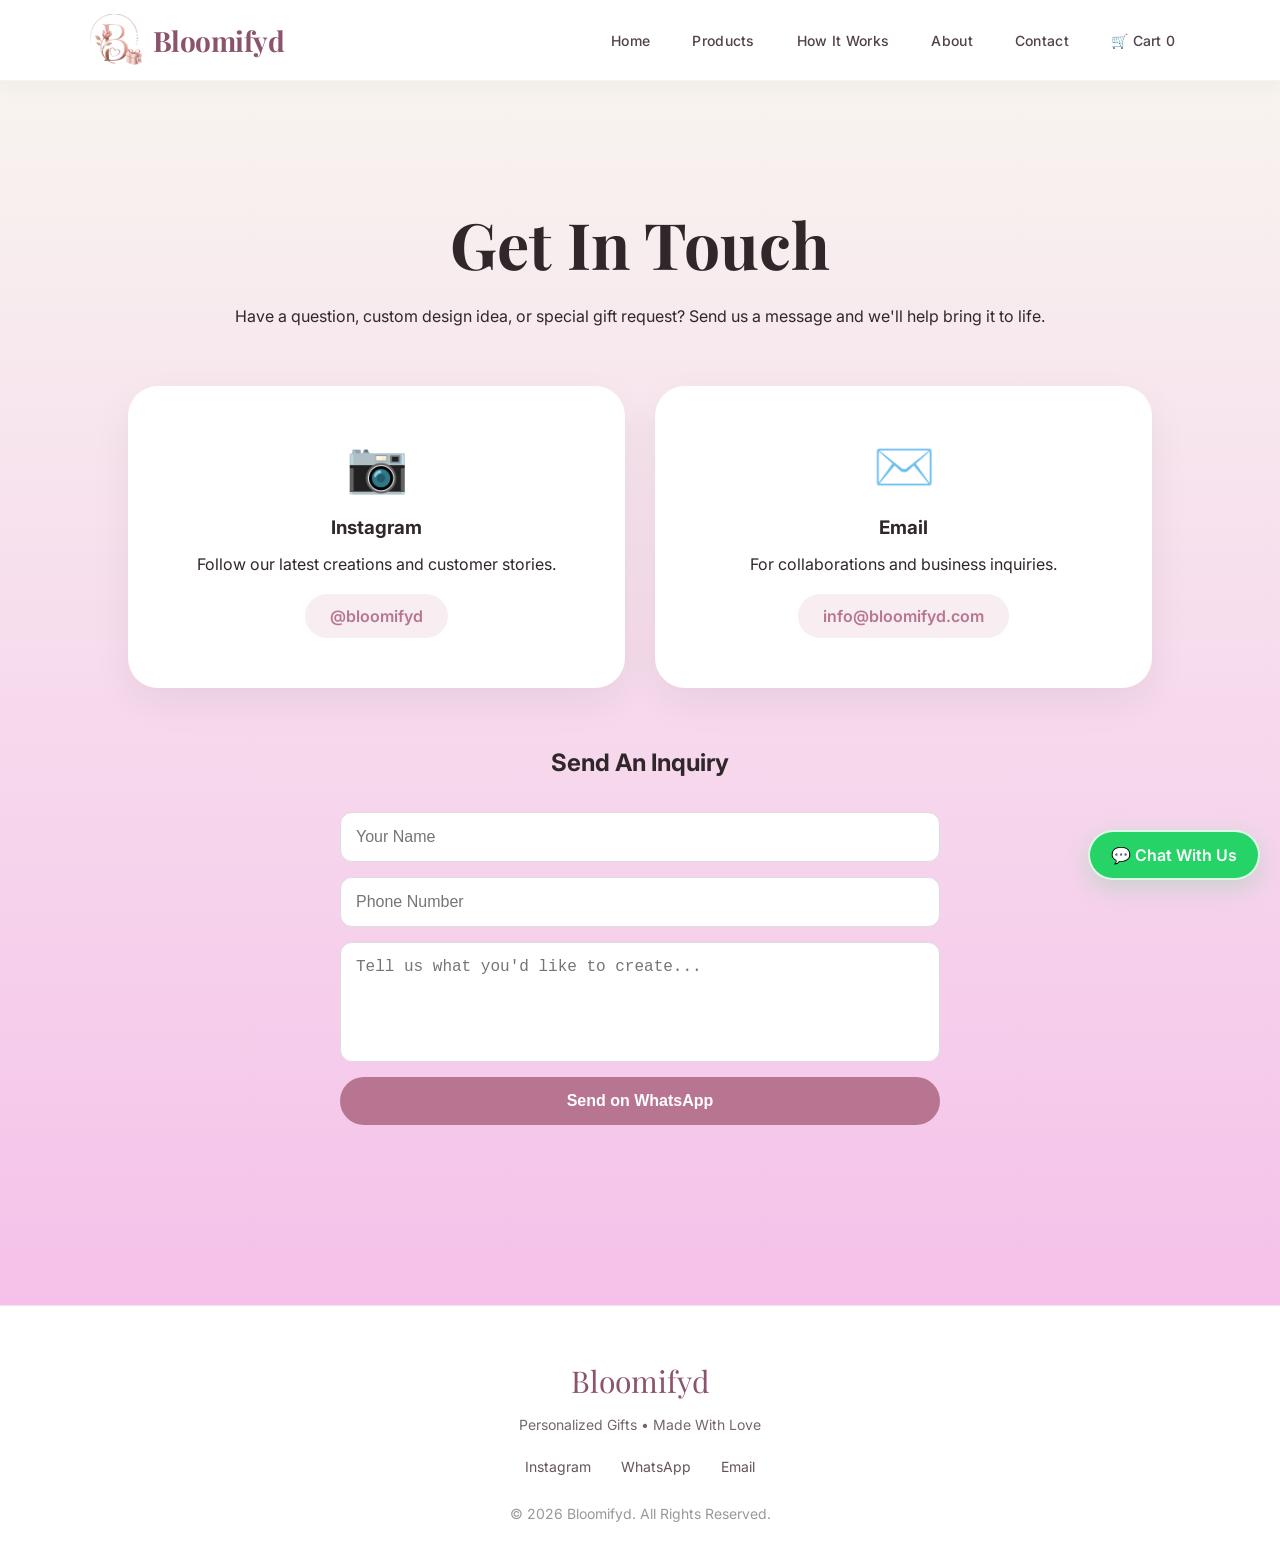
<file: contact.html>
<!DOCTYPE html>
<html lang="en">
<head>
<meta charset="UTF-8">
<meta name="viewport" content="width=device-width, initial-scale=1.0">
<meta name="description"
content="Personalized acrylic photo frames, Spotify plaques, LED frames and custom gifts crafted with love by Bloomifyd.">
<title>Contact Us | Bloomifyd</title>
<link rel="icon" type="image/png" href="image/favicon.png">
<link rel="stylesheet" href="style.css">

<link href="https://fonts.googleapis.com/css2?family=Playfair+Display:wght@600;700&family=Inter:wght@400;500;600&display=swap" rel="stylesheet">
</head>

<body>


<nav>
    <a href="index.html" class="logo">
        <img src="image/logo.png" alt="Bloomifyd Logo">
        Bloomifyd
    </a>

    <div class="menu-toggle" id="menu-toggle">
        ☰
    </div>

    <ul id="nav-links">
        <li><a href="index.html">Home</a></li>
        <li><a href="products.html">Products</a></li>
        <li><a href="index.html#how-it-works">How It Works</a></li>
        <li><a href="index.html#about">About</a></li>
        <li><a href="contact.html">Contact</a></li>
        <li>
    <a href="cart.html" class="cart-link">
        🛒 Cart <span id="cart-count">0</span>
    </a>
</li>
    </ul>
</nav>

<section class="contact-page">

    <h1>Get In Touch</h1>

    <p>
        <p>
Have a question, custom design idea, or special gift request?
Send us a message and we'll help bring it to life.
</p>
    </p>

    <div class="contact-grid">

        

        <div class="contact-card">
            <div class="contact-icon">📷</div>
            <h3>Instagram</h3>
            <p>Follow our latest creations and customer stories.</p>

            <a href="https://instagram.com/bloomifyd" target="_blank">
                @bloomifyd
            </a>
        </div>

        <div class="contact-card">
            <div class="contact-icon">✉️</div>
            <h3>Email</h3>
            <p>For collaborations and business inquiries.</p>

            <a href="mailto:info@bloomifyd.com">
                info@bloomifyd.com
            </a>
        </div>

    </div>
    <div class="contact-form">

    <h2>Send An Inquiry</h2>

    <input
        type="text"
        id="name"
        placeholder="Your Name"
    >

    <input
        type="text"
        id="phone"
        placeholder="Phone Number"
    >

    <textarea
        id="message"
        placeholder="Tell us what you'd like to create..."
    ></textarea>

    <button onclick="sendWhatsApp()">
        Send on WhatsApp
    </button>

</div>

</section>

<footer id="contact">

    <div class="footer-logo">
        Bloomifyd
    </div>

    <p>
        Personalized Gifts • Made With Love
    </p>

    <div class="footer-links">
        <a href="https://instagram.com/bloomifyd">
                 Instagram
        </a>
        <a href="https://wa.me/916376478530">
                WhatsApp
        </a>

       <a href="mailto:info@bloomifyd.com">
                Email
        </a>
    </div>

    <p class="copyright">
        © 2026 Bloomifyd. All Rights Reserved.
    </p>

</footer>

<a href="https://wa.me/916376478530"
class="whatsapp-float"
target="_blank">

💬 Chat With Us

</a>
<script>

function sendWhatsApp(){

const name =
document.getElementById("name").value;

const phone =
document.getElementById("phone").value;

const message =
document.getElementById("message").value;

const text =
`Hi Bloomifyd,

Name: ${name}
Phone: ${phone}

Message:
${message}`;

window.open(
`https://wa.me/6376478530?text=${encodeURIComponent(text)}`,
"_blank"
);

}
function updateCartCount() {
    try {
        const cart = JSON.parse(
            localStorage.getItem("bloomifydCart") || "[]"
        );

        const totalItems = cart.reduce(
            (total, item) =>
                total + (Number(item.quantity) || 1),
            0
        );

        document.querySelectorAll("#cart-count").forEach(element => {
            element.textContent = totalItems;
        });
    } catch (error) {
        console.error("Error reading cart:", error);
    }
}

updateCartCount();
</script>
</body>
</html>
</file>
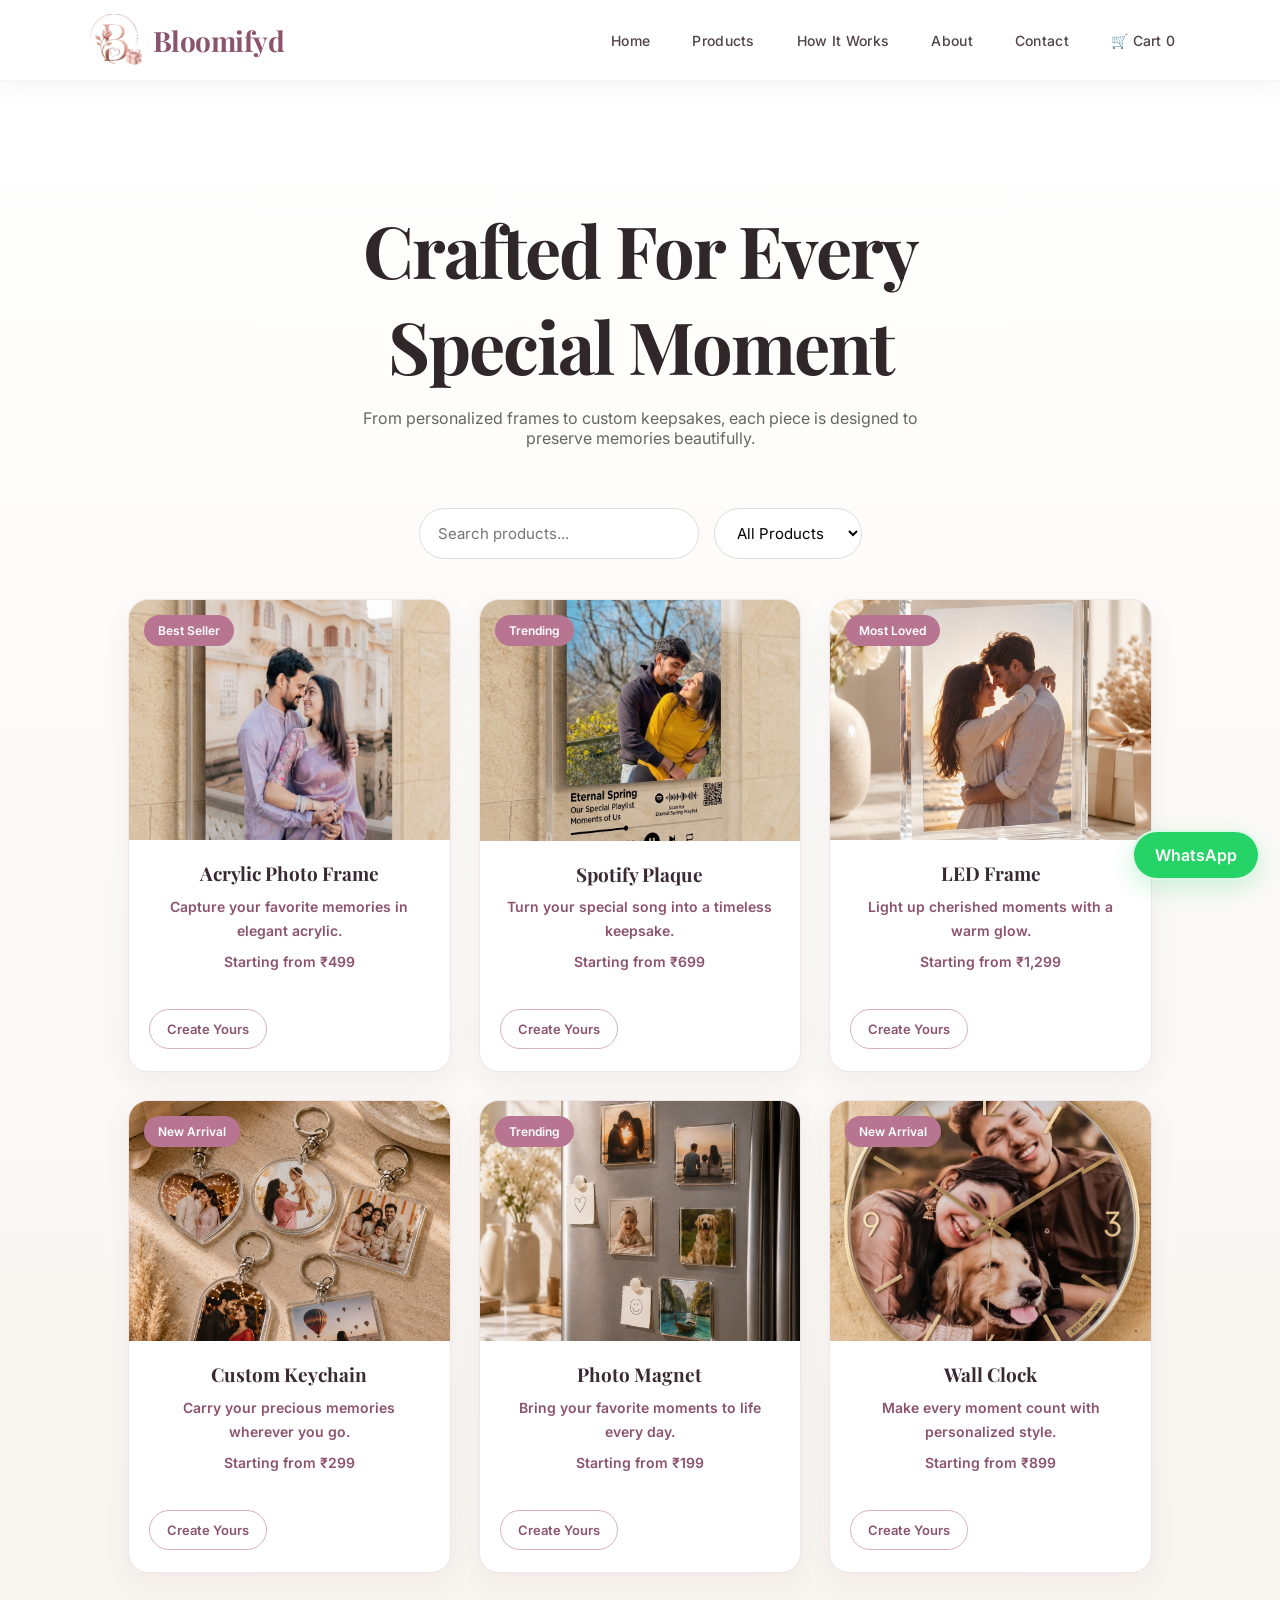
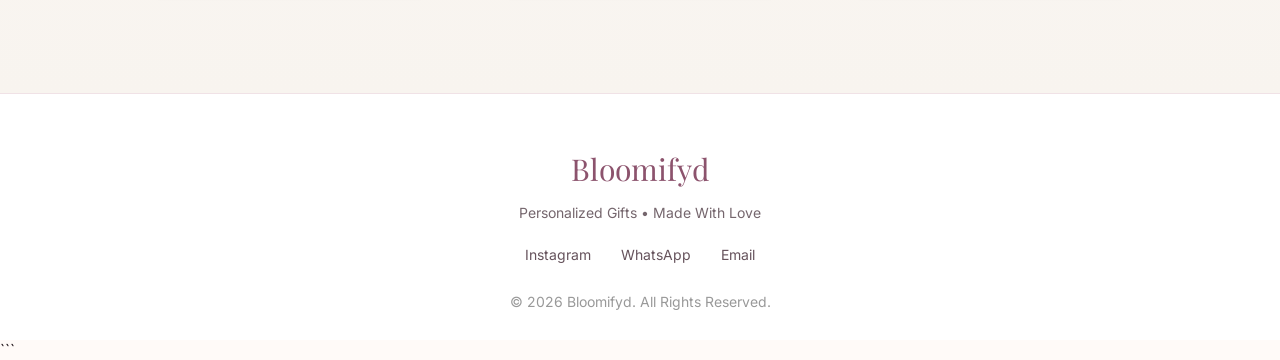
<file: products.html>
<!DOCTYPE html>
<html lang="en">

<head>

    <meta charset="UTF-8">

    <meta
        name="viewport"
        content="width=device-width, initial-scale=1.0"
    >

    <meta
        name="description"
        content="Personalized acrylic photo frames, Spotify plaques, LED frames and custom gifts crafted with love by Bloomifyd."
    >

    <title>Our Products | Bloomifyd</title>

    <link
        rel="icon"
        type="image/png"
        href="image/favicon.png"
    >

    <link
        rel="stylesheet"
        href="style.css"
    >

    <link rel="preconnect" href="https://fonts.googleapis.com">

    <link
        rel="preconnect"
        href="https://fonts.gstatic.com"
        crossorigin
    >

    <link
        href="https://fonts.googleapis.com/css2?family=Playfair+Display:wght@600;700&family=Inter:wght@400;500;600&display=swap"
        rel="stylesheet"
    >

</head>

<body>


<!-- =========================
     NAVBAR
========================= -->

 
<nav>
    <a href="index.html" class="logo">
        <img src="image/logo.png" alt="Bloomifyd Logo">
        Bloomifyd
    </a>

    <div class="menu-toggle" id="menu-toggle">
        ☰
    </div>

    <ul id="nav-links">
        <li><a href="index.html">Home</a></li>
        <li><a href="products.html">Products</a></li>
        <li><a href="index.html#how-it-works">How It Works</a></li>
        <li><a href="index.html#about">About</a></li>
        <li><a href="contact.html">Contact</a></li>
       <li>
    <a href="cart.html" class="cart-link">
        🛒 Cart <span id="cart-count">0</span>
    </a>
</li>
    </ul>
</nav>



<!-- =========================
     PRODUCTS
========================= -->

<section class="products-page">

    <h1>
        Crafted For Every Special Moment
    </h1>


    <p>
        From personalized frames to custom keepsakes,
        each piece is designed to preserve memories beautifully.
    </p>


    <!-- SEARCH + FILTER -->

    <div class="product-controls">

        <input
            type="text"
            id="searchInput"
            placeholder="Search products..."
        >


        <select id="categoryFilter">

            <option value="all">
                All Products
            </option>

            <option value="frame">
                Frames
            </option>

            <option value="gift">
                Gifts
            </option>

            <option value="decor">
                Home Decor
            </option>

        </select>

    </div>


    <!-- PRODUCTS WILL BE GENERATED BY JAVASCRIPT -->

    <div
        class="product-grid"
        id="productGrid"
    ></div>

</section>



<!-- =========================
     WHATSAPP
========================= -->

<a
    href="https://wa.me/916376478530"
    class="whatsapp-float"
>
    WhatsApp
</a>



<!-- =========================
     FOOTER
========================= -->

<footer id="contact">

    <div class="footer-logo">
        Bloomifyd
    </div>


    <p>
        Personalized Gifts • Made With Love
    </p>


    <div class="footer-links">

        <a href="https://instagram.com/bloomifyd">
            Instagram
        </a>

        <a href="https://wa.me/916376478530">
            WhatsApp
        </a>

        <a href="mailto:info@bloomifyd.com">
            Email
        </a>

    </div>


    <p class="copyright">
        © 2026 Bloomifyd. All Rights Reserved.
    </p>

</footer>



<!-- =========================
     JAVASCRIPT
========================= -->

<script>


/* =========================
   PRODUCT DATA
========================= */

const products = [

    {
        id: 1,
        title: "Acrylic Photo Frame",
        description:
            "Capture your favorite memories in elegant acrylic.",
        badge: "Best Seller",
        image: "image/product1.jpeg",
        price: 499,
        category: "frame"
    },


    {
        id: 2,
        title: "Spotify Plaque",
        description:
            "Turn your special song into a timeless keepsake.",
        badge: "Trending",
        image: "image/product2.jpeg",
        price: 699,
        category: "gift"
    },


    {
        id: 3,
        title: "LED Frame",
        description:
            "Light up cherished moments with a warm glow.",
        badge: "Most Loved",
        image: "image/product3.jpeg",
        price: 1299,
        category: "frame"
    },


    {
        id: 4,
        title: "Custom Keychain",
        description:
            "Carry your precious memories wherever you go.",
        badge: "New Arrival",
        image: "image/product4.jpeg",
        price: 299,
        category: "gift"
    },


    {
        id: 5,
        title: "Photo Magnet",
        description:
            "Bring your favorite moments to life every day.",
        badge: "Trending",
        image: "image/product5.jpeg",
        price: 199,
        category: "gift"
    },


    {
        id: 6,
        title: "Wall Clock",
        description:
            "Make every moment count with personalized style.",
        badge: "New Arrival",
        image: "image/product6.jpeg",
        price: 899,
        category: "decor"
    }

];



/* =========================
   DOM ELEMENTS
========================= */

const productGrid =
    document.getElementById("productGrid");


const searchInput =
    document.getElementById("searchInput");


const categoryFilter =
    document.getElementById("categoryFilter");



/* =========================
   RENDER PRODUCTS
========================= */

function renderProducts(productList) {


    if (productList.length === 0) {

        productGrid.innerHTML = `

            <div class="empty-cart">

                <h2>
                    No products found
                </h2>

                <p>
                    Try searching for something else.
                </p>

            </div>

        `;

        return;

    }


    productGrid.innerHTML = productList
        .map(product => {

            return `

                <div class="product-card">

                    <span class="badge">
                        ${product.badge}
                    </span>


                    <img
                        src="${product.image}"
                        alt="${product.title}"
                    >


                    <h3>
                        ${product.title}
                    </h3>


                    <p class="product-desc">
                        ${product.description}
                    </p>


                    <p class="price">
                        Starting from ₹${product.price.toLocaleString("en-IN")}
                    </p>


                    <a
                        href="product.html?id=${product.id}"
                        class="product-btn"
                    >
                        Create Yours
                    </a>

                </div>

            `;

        })
        .join("");

}



/* =========================
   FILTER PRODUCTS
========================= */

function filterProducts() {


    const searchText =
        searchInput.value
            .toLowerCase()
            .trim();


    const selectedCategory =
        categoryFilter.value;


    const filteredProducts =
        products.filter(product => {


            const matchesSearch =
                product.title
                    .toLowerCase()
                    .includes(searchText);


            const matchesCategory =
                selectedCategory === "all" ||
                product.category === selectedCategory;


            return (
                matchesSearch &&
                matchesCategory
            );

        });


    renderProducts(filteredProducts);

}



/* =========================
   SEARCH EVENT
========================= */

searchInput.addEventListener(
    "input",
    filterProducts
);



/* =========================
   CATEGORY EVENT
========================= */

categoryFilter.addEventListener(
    "change",
    filterProducts
);



/* =========================
   INITIAL RENDER
========================= */

renderProducts(products);


function updateCartCount() {
    try {
        const cart = JSON.parse(
            localStorage.getItem("bloomifydCart") || "[]"
        );

        const totalItems = cart.reduce(
            (total, item) =>
                total + (Number(item.quantity) || 1),
            0
        );

        document.querySelectorAll("#cart-count").forEach(element => {
            element.textContent = totalItems;
        });
    } catch (error) {
        console.error("Error reading cart:", error);
    }
}

updateCartCount();

</script>


</body>

</html>
```
</file>
<file: style.css>
/* =========================================================
   BLOOMIFYD - GLOBAL STYLES
========================================================= */

:root {
    --gold: #c9a86a;
    --bg: #f8f4ef;
    --card: #f1e7e0;
    --accent: #c98ba0;
    --dark: #1f1f1f;
    --text: #5a5a5a;
    --white: #ffffff;
}

* {
    margin: 0;
    padding: 0;
    box-sizing: border-box;
}

html {
    scroll-behavior: smooth;
}

body {
    margin: 0;
    font-family: Arial, sans-serif;
    background: var(--bg);
    color: var(--dark);
}

section {
    overflow: hidden;
}


/* =========================================================
   NAVBAR
========================================================= */

nav {
    display: flex;
    justify-content: space-between;
    align-items: center;
    padding: 18px 8%;
    background: var(--white);
    position: sticky;
    top: 0;
    z-index: 1000;
    box-shadow: 0 2px 15px rgba(0, 0, 0, 0.04);
}

.logo {
    display: flex;
    align-items: center;
    gap: 10px;
    font-family: "Playfair Display", serif;
    font-size: 30px;
    font-weight: 700;
    text-decoration: none;
    color: palevioletred;
}

.logo:hover,
.logo:visited,
.logo:active {
    color: palevioletred;
}

.logo img {
    height: 60px;
    width: auto;
}

.menu-toggle {
    display: none;
    font-size: 32px;
    cursor: pointer;
}

nav ul {
    display: flex;
    list-style: none;
    gap: 40px;
    margin: 0;
    padding: 0;
}

nav ul li {
    cursor: pointer;
}

nav ul li a {
    position: relative;
    text-decoration: none;
    color: #5f4b8b;
    padding: 10px 22px;
    border-radius: 50px;
    font-family: "Cormorant Garamond", serif;
    font-size: 22px;
    font-weight: 600;
    letter-spacing: 0.3px;
    transition: all 0.3s ease;
}

nav ul li a:hover {
    background: palevioletred;
    color: white;
    transform: translateY(-2px);
    box-shadow: 0 8px 20px rgba(170, 140, 255, 0.25);
}

nav ul li a::after {
    content: "";
    position: absolute;
    left: 0;
    bottom: -5px;
    width: 0;
    height: 2px;
    background: #b76e79;
    transition: 0.3s;
}

nav ul li a:hover::after {
    width: 100%;
}


/* =========================================================
   COMMON BUTTONS
========================================================= */

.btn-primary,
.btn-secondary {
    text-decoration: none;
    transition: 0.3s;
}

.btn-primary:hover,
.btn-secondary:hover {
    transform: translateY(-3px);
}

.btn-primary {
    background: #222;
    color: white;
    padding: 14px 30px;
    border-radius: 40px;
}

.btn-secondary {
    background: white;
    color: #222;
    padding: 14px 30px;
    border-radius: 40px;
}

button {
    background: palevioletred;
    color: white;
    border: none;
    padding: 15px 35px;
    border-radius: 50px;
    font-size: 16px;
    cursor: pointer;
    transition: 0.3s;
}

button:hover {
    transform: translateY(-3px);
}


/* =========================================================
   HERO
========================================================= */

.hero {
    display: flex;
    justify-content: space-between;
    align-items: center;
    padding: 80px 8%;
    gap: 60px;
}

.hero-content {
    flex: 1;
}

.hero h1 {
    font-family: "Cormorant Garamond", serif;
    font-size: 5rem;
    line-height: 0.9;
    color: var(--dark);
    margin: 25px 0;
}

.hero p {
    max-width: 500px;
    color: var(--text);
    font-size: 18px;
    line-height: 1.7;
}

.hero-buttons {
    margin-top: 35px;
    display: flex;
    gap: 15px;
}

.hero-image {
    flex: 1;
    min-width: 0;
    display: flex;
    justify-content: center;
    background: #efe4dd;
    overflow: hidden;
    border-radius: 30px;
}

.hero-image img {
    width: 100%;
    max-width: 500px;
    height: auto;
    border-radius: 30px;
    box-shadow: 0 20px 50px rgba(0, 0, 0, 0.08);
    transition: 0.4s ease;
    
}

.hero-image img:hover {
    transform: scale(1.03);
}


/* =========================================================
   FEATURES
========================================================= */

.features {
    display: flex;
    justify-content: center;
    gap: 30px;
    padding: 80px 10%;
    margin-top: -60px;
    position: relative;
    z-index: 2;
}

.features div {
    background: white;
    padding: 30px 40px;
    border-radius: 20px;
    text-align: center;
    min-width: 220px;
    box-shadow: 0 10px 30px rgba(0, 0, 0, 0.08);
    transition: 0.3s;
}

.features div:hover {
    transform: translateY(-8px);
}

.features h3 {
    font-size: 2rem;
    margin-bottom: 8px;
    color: #b76e79;
    font-weight: 700;
}

.features p {
    color: #666;
    font-size: 15px;
}


/* =========================================================
   PRODUCTS
========================================================= */

.products {
    padding: 60px 10%;
    background: var(--bg);
}

.products h2 {
    margin-top: 30px;
    text-align: center;
    font-size: 3rem;
    margin-bottom: 50px;
}

.product-grid {
    display: grid;
    grid-template-columns: repeat(auto-fit, minmax(280px, 1fr));
    gap: 30px;
}

.product-card {
    display: flex;
    flex-direction: column;
    background: white;
    border-radius: 25px;
    position: relative;
    overflow: hidden;
    cursor: pointer;
    font-family: "Playfair Display", serif;
    box-shadow: 0 15px 40px rgba(0, 0, 0, 0.08);
    transition: 0.4s ease;
}

.product-card:hover {
    transform: translateY(-12px);
    box-shadow: 0 25px 50px rgba(0, 0, 0, 0.15);
}

.product-card img {
    width: 100%;
    height: 300px;
    object-fit: cover;
    transition: 0.5s ease;
}

.product-card:hover img {
    transform: scale(1.08);
}

.product-card h3 {
    padding: 10px;
    font-size: 1.3rem;
}

.product-card p {
    padding: 0 15px 15px;
}

.product-btn {
    display: inline-block;
    padding: 10px 22px;
    margin: 20px;
    border: 1px solid var(--accent);
    background: transparent;
    color: var(--accent);
    text-decoration: none;
    border-radius: 50px;
    font-size: 14px;
    font-weight: 600;
    transition: 0.3s ease;
    align-self: flex-start;
}

.product-btn:hover {
    background: var(--accent);
    color: white;
    transform: translateY(-3px);
}

.badge {
    position: absolute;
    top: 15px;
    left: 15px;
    background: var(--accent);
    color: white;
    padding: 8px 14px;
    border-radius: 20px;
    font-size: 12px;
    font-weight: 600;
    z-index: 10;
}

.product-desc {
    min-height: 55px;
    font-family: "Inter", sans-serif;
    font-size: 15px;
    line-height: 1.7;
    color: #777;
    padding: 0 20px;
}

.product-type {
    color: var(--accent);
    font-size: 12px;
    letter-spacing: 2px;
    text-transform: uppercase;
    font-weight: 600;
}

.product-price {
    font-size: 18px;
    font-weight: 700;
    color: #080808;
    margin-top: 10px;
}


/* =========================================================
   PRODUCTS PAGE
========================================================= */

.products-page {
    background: linear-gradient(to bottom, #fff, #f8f4ef);
    padding: 120px 10%;
    text-align: center;
}

.products-page h1 {
    font-size: 4.5rem;
    letter-spacing: -2px;
    font-family: "Playfair Display", serif;
    margin-bottom: 15px;
}

.products-page > p {
    color: #666;
    max-width: 600px;
    margin: 0 auto 60px;
}

.product-controls {
    display: flex;
    justify-content: center;
    gap: 15px;
    margin-bottom: 40px;
    flex-wrap: wrap;
}

.product-controls input,
.product-controls select {
    padding: 14px 18px;
    border: 1px solid #ddd;
    border-radius: 30px;
    background: white;
    font-family: "Inter", sans-serif;
    font-size: 15px;
    outline: none;
}

.product-controls input {
    width: 280px;
}

.product-controls input:focus,
.product-controls select:focus {
    border-color: var(--accent);
}


/* =========================================================
   HOW IT WORKS
========================================================= */

.how-it-works {
    padding: 100px 10%;
    text-align: center;
    background: white;
}

.how-it-works h2 {
    font-family: "Cormorant Garamond", serif;
    font-size: 3rem;
    margin-bottom: 60px;
}

.steps {
    display: grid;
    grid-template-columns: repeat(4, 1fr);
    gap: 30px;
}

.step {
    background: #f8f4ef;
    padding: 30px;
    border-radius: 20px;
    transition: 0.3s;
}

.step:hover {
    transform: translateY(-8px);
}

.step-number {
    width: 60px;
    height: 60px;
    margin: 0 auto 20px;
    background: palevioletred;
    color: white;
    border-radius: 50%;
    display: flex;
    align-items: center;
    justify-content: center;
    font-size: 24px;
    font-weight: bold;
}

.step h3 {
    margin-bottom: 15px;
}

.step p {
    color: #666;
    line-height: 1.6;
}


/* =========================================================
   ABOUT
========================================================= */

.about {
    display: flex;
    align-items: center;
    gap: 80px;
    padding: 100px 10%;
    max-width: 1200px;
    margin: auto;
}

.about-image img {
    width: 450px;
    border-radius: 25px;
    box-shadow: 0 20px 40px rgba(0, 0, 0, 0.12);
}

.about-content {
    flex: 1;
}

.about-content h2 {
    font-size: 3rem;
    margin: 20px 0;
    font-family: "Playfair Display", serif;
}

.about-content p {
    color: #666;
    line-height: 1.8;
    margin-bottom: 18px;
}


/* =========================================================
   REVIEWS
========================================================= */

.reviews {
    padding: 100px 10%;
    text-align: center;
    background: white;
}

.reviews h2 {
    font-family: "Cormorant Garamond", serif;
    font-size: 3rem;
    margin-bottom: 50px;
}

.review-grid {
    display: grid;
    grid-template-columns: repeat(3, 1fr);
    gap: 30px;
}

.review-card {
    background: #f8f4ef;
    padding: 30px;
    border-radius: 20px;
}

.review-card p {
    color: #666;
    line-height: 1.8;
    margin-bottom: 20px;
}

.review-card h4 {
    color: palevioletred;
    margin-bottom: 10px;
}


/* =========================================================
   CTA
========================================================= */

.cta {
    padding: 100px 20px;
    text-align: center;
    background: linear-gradient(
        135deg,
        #2b2230,
        #4d374f,
        #c28a97
    );
    color: white;
    border-radius: 40px;
    margin: 80px auto;
    width: 90%;
    max-width: 1200px;
    box-shadow: 0 20px 50px rgba(0, 0, 0, 0.15);
}

.cta h2 {
    font-family: "Cormorant Garamond", serif;
    font-size: 4rem;
    margin-bottom: 20px;
    color: white;
}

.cta p {
    font-size: 1.2rem;
    color: rgba(255, 255, 255, 0.9);
    margin-bottom: 40px;
}

.cta-buttons {
    display: flex;
    justify-content: center;
    gap: 20px;
    flex-wrap: wrap;
}

.cta .btn-primary {
    background: white;
    color: var(--accent);
}

.cta .btn-primary,
.cta .btn-secondary {
    min-width: 180px;
    text-align: center;
}


/* =========================================================
   WHATSAPP
========================================================= */

.whatsapp-float {
    position: fixed;
    right: 20px;
    bottom: 20px;
    background: #25d366;
    color: white;
    padding: 15px 25px;
    border-radius: 50px;
    text-decoration: none;
    font-weight: 600;
    z-index: 999;
}


/* =========================================================
   FOOTER
========================================================= */

footer {
    border-top: 1px solid #eee;
    padding: 60px 10%;
    text-align: center;
    background: white;
}

.footer-logo {
    font-size: 2rem;
    font-family: "Playfair Display", serif;
    color: palevioletred;
    margin-bottom: 15px;
}

.footer-links {
    display: flex;
    justify-content: center;
    gap: 30px;
    margin: 25px 0;
}

.footer-links a {
    text-decoration: none;
    color: #555;
}

.copyright {
    color: #999;
    font-size: 14px;
}


/* =========================================================
   PRODUCT DETAIL PAGE
========================================================= */

.product-page {
    padding: 60px 10%;
    display: flex;
    gap: 60px;
    align-items: center;
}

.product-gallery {
    width: 520px;
    flex-shrink: 0;
}

.product-main-image {
    width: 520px;
    height: 520px;
    background: #f8f4ef;
    border-radius: 20px;
    overflow: hidden;
    display: flex;
    justify-content: center;
    align-items: center;
    box-shadow: 0 12px 35px rgba(0, 0, 0, 0.08);
}

.main-image {
    width: 100%;
    height: 100%;
    object-fit: contain;
    display: block;
}

.thumbnail-row {
    display: flex;
    gap: 12px;
    margin-top: 15px;
}

.thumbnail-row img {
    width: 80px;
    height: 80px;
    object-fit: cover;
    border-radius: 12px;
    cursor: pointer;
    transition: 0.3s;
}

.thumbnail-row img:hover {
    transform: scale(1.05);
}

.product-info {
    flex: 1;
}

.product-info h1 {
    font-size: 3rem;
    margin: 15px 0;
    font-family: "Playfair Display", serif;
}

.product-description {
    color: #666;
    line-height: 1.8;
    margin-bottom: 20px;
}

.rating {
    color: var(--accent);
    font-weight: 600;
    margin-bottom: 20px;
}

.price {
    font-size: 2rem;
    font-weight: 700;
    margin-bottom: 30px;
}

.product-features {
    margin: 25px 0;
    display: flex;
    flex-direction: column;
    gap: 12px;
}

.product-features div {
    color: #555;
    font-size: 15px;
}

.product-options {
    margin: 35px 0;
}

.product-options h3 {
    font-size: 18px;
    margin: 20px 0 12px;
    color: #222;
    font-weight: 600;
}

.option-group {
    margin-bottom: 25px;
}

.option-group h4 {
    margin-bottom: 12px;
    font-size: 18px;
    color: #333;
}

.option-buttons {
    display: flex;
    flex-wrap: wrap;
    gap: 8px;
}

.option-btn {
    padding: 12px 22px;
    border: 2px solid #ddd;
    border-radius: 50px;
    background: #e98baa;
    color: #222;
    cursor: pointer;
    font-size: 15px;
    font-weight: 600;
    transition: 0.3s;
}

.option-btn:hover {
    border-color: var(--accent);
    color: var(--accent);
    transform: translateY(-2px);
    background: #f7dce5;
}

.option-btn.active {
    background: #e9487d;
    color: white;
    border-color: var(--accent);
    box-shadow: 0 10px 25px rgba(201, 139, 160, 0.25);
}

.custom-form {
    display: flex;
    flex-direction: column;
    gap: 12px;
}

.custom-form input {
    padding: 14px;
    border: 1px solid #ddd;
    border-radius: 12px;
}

.product-actions {
    margin-top: 30px;
}

.product-actions .btn-secondary {
    display: inline-flex;
    align-items: center;
    justify-content: center;
    background: #25d366;
    color: white;
    text-decoration: none;
    padding: 14px 30px;
    border-radius: 50px;
    font-size: 16px;
    font-weight: 600;
    box-shadow: 0 10px 25px rgba(37, 211, 102, 0.25);
    transition: 0.3s ease;
}

.product-actions .btn-secondary:hover {
    transform: translateY(-3px);
    box-shadow: 0 15px 35px rgba(37, 211, 102, 0.35);
}

.quantity-control button {
    width: 36px;
    height: 36px;
    border: 1px solid #c98aa0 !important;
    background: #ffffff !important;
    color: #9b4d68 !important;
    border-radius: 50%;
    cursor: pointer;
    font-size: 20px;
    display: flex;
    align-items: center;
    justify-content: center;
}


/* =========================================================
   CONTACT PAGE
========================================================= */

.contact-page {
    padding: 120px 10%;
    text-align: center;
    background: linear-gradient(
        to bottom,
        #f8f4ef,
        rgb(245, 193, 234)
    );
}

.contact-page h1 {
    font-size: 4rem;
    font-family: "Playfair Display", serif;
    margin-bottom: 20px;
}

.contact-grid {
    display: grid;
    grid-template-columns: repeat(auto-fit, minmax(280px, 1fr));
    gap: 30px;
    margin-top: 60px;
}

.contact-card {
    background: white;
    padding: 50px 40px;
    border-radius: 30px;
    box-shadow: 0 15px 40px rgba(0, 0, 0, 0.06);
    transition: 0.4s ease;
}

.contact-card:hover {
    transform: translateY(-10px);
    box-shadow: 0 20px 50px rgba(201, 139, 160, 0.2);
}

.contact-card h3 {
    margin-bottom: 15px;
}

.contact-card a {
    display: inline-block;
    margin-top: 20px;
    padding: 12px 25px;
    border-radius: 30px;
    background: #f8edf0;
    color: var(--accent);
    text-decoration: none;
    font-weight: 600;
    transition: 0.3s;
}

.contact-card a:hover {
    background: var(--accent);
    color: white;
}

.contact-icon {
    font-size: 50px;
    margin-bottom: 20px;
}

.contact-form {
    max-width: 600px;
    margin: 60px auto;
    display: flex;
    flex-direction: column;
    gap: 15px;
}

.contact-form h2 {
    text-align: center;
    margin-bottom: 20px;
}

.contact-form input,
.contact-form textarea {
    padding: 15px;
    border: 1px solid #ddd;
    border-radius: 12px;
    font-size: 16px;
}

.contact-form textarea {
    min-height: 120px;
    resize: none;
}

.contact-form button {
    background: var(--accent);
    color: white;
    border: none;
    padding: 15px;
    border-radius: 30px;
    cursor: pointer;
    font-weight: 600;
    font-size: 16px;
}

.contact-form button:hover {
    transform: translateY(-2px);
}


/* =========================================================
   CHECKOUT PAGE
========================================================= */

.checkout-page {
    padding: 80px 8%;
    min-height: 70vh;
    background: #fffafc;
}

.checkout-container {
    max-width: 1100px;
    margin: auto;
}

.checkout-container h1 {
    text-align: center;
    font-family: "Playfair Display", serif;
    font-size: 48px;
    margin-bottom: 10px;
}

.checkout-subtitle {
    text-align: center;
    color: #777;
    margin-bottom: 50px;
}

.checkout-grid {
    display: grid;
    grid-template-columns: 1.2fr 0.8fr;
    gap: 40px;
    align-items: start;
}

.checkout-form,
.checkout-summary {
    background: white;
    padding: 35px;
    border-radius: 20px;
    box-shadow: 0 10px 35px rgba(0, 0, 0, 0.08);
}

.checkout-form h2,
.checkout-summary h2 {
    font-family: "Playfair Display", serif;
    margin-bottom: 25px;
}

.checkout-form label {
    display: block;
    margin-top: 18px;
    margin-bottom: 7px;
    font-weight: 600;
}

.checkout-form input,
.checkout-form textarea,
.checkout-form select {
    width: 100%;
    box-sizing: border-box;
    padding: 14px 16px;
    border: 1px solid #ddd;
    border-radius: 10px;
    background: #fff;
    color: #333;
    font-family: "Inter", sans-serif;
    font-size: 15px;
    outline: none;
}

.checkout-form input:focus,
.checkout-form textarea:focus,
.checkout-form select:focus {
    border-color: #d86b9b;
}

.checkout-form textarea {
    min-height: 100px;
    resize: vertical;
}

.checkout-form select {
    cursor: pointer;
}

.checkout-form select:disabled {
    background: #f5f5f5;
    color: #999;
    cursor: not-allowed;
}

#placeOrderBtn {
    width: 100%;
    margin-top: 30px;
    padding: 15px;
    border: none;
    border-radius: 30px;
    cursor: pointer;
    font-size: 16px;
    font-weight: 600;
}

.checkout-item {
    display: flex;
    gap: 18px;
    padding: 18px 0;
    border-bottom: 1px solid #eee;
}

.checkout-item img {
    width: 90px;
    height: 90px;
    object-fit: cover;
    border-radius: 12px;
}

.checkout-item h3 {
    margin: 0 0 8px;
    font-family: "Playfair Display", serif;
}

.checkout-item p {
    margin: 5px 0;
    color: #666;
    font-size: 14px;
}

.checkout-total {
    display: flex;
    justify-content: space-between;
    margin-top: 25px;
    padding-top: 20px;
    border-top: 2px solid #eee;
    font-size: 22px;
}

.checkout-total strong {
    font-size: 24px;
}


/* =========================================================
   MOBILE RESPONSIVE
========================================================= */

@media (max-width: 768px) {

    /* NAVBAR */

    nav {
        padding: 18px;
    }

    .logo {
        font-size: 30px;
    }

    .logo img {
        width: 55px;
        height: auto;
    }

    .menu-toggle {
        display: block;
    }

    nav ul {
        position: fixed;
        top: 0;
        right: -100%;
        width: 260px;
        height: 100vh;
        background: white;
        display: flex;
        flex-direction: column;
        justify-content: center;
        align-items: center;
        gap: 30px;
        transition: 0.4s ease;
        box-shadow: -5px 0 20px rgba(0, 0, 0, 0.1);
    }

    nav ul.active {
        right: 0;
    }

    nav ul li a {
        font-size: 24px;
    }


    /* HERO */

    .hero {
        flex-direction: column-reverse;
        text-align: center;
        padding: 50px 20px;
        gap: 35px;
    }

    .hero-content {
        width: 100%;
    }

    .hero h1 {
        font-size: 3rem;
        line-height: 1.1;
    }

    .hero p {
        max-width: 100%;
        font-size: 16px;
    }

    .hero-buttons {
        flex-direction: column;
        align-items: center;
    }

    .hero-buttons a {
        width: 100%;
        max-width: 280px;
        text-align: center;
    }

    .hero-image {
        width: 100%;
    }

    .hero-image img {
        width: 100%;
        max-width: 100%;
    }


    /* FEATURES */

    .features {
        flex-direction: column;
        margin-top: 0;
        gap: 20px;
        padding: 60px 20px;
    }

    .features div {
        width: 100%;
        min-width: auto;
    }


    /* PRODUCTS */

    .products {
        padding: 60px 20px;
    }

    .products h2,
    .how-it-works h2,
    .reviews h2 {
        font-size: 2.3rem;
    }

    .product-grid {
        grid-template-columns: 1fr;
        gap: 25px;
    }

    .product-card {
        width: 100%;
    }

    .product-card img {
        height: 300px;
    }


    /* PRODUCTS PAGE */

    .products-page {
        padding: 90px 20px 50px;
    }

    .products-page h1 {
        font-size: 2.8rem;
    }

    .products-page p {
        font-size: 16px;
    }

    .product-controls {
        flex-direction: column;
        align-items: center;
    }

    .product-controls input,
    .product-controls select {
        width: 100%;
        max-width: 350px;
    }


    /* HOW IT WORKS */

    .steps {
        grid-template-columns: 1fr;
    }


    /* ABOUT */

    .about {
        flex-direction: column;
        gap: 35px;
        text-align: center;
        padding: 80px 20px;
    }

    .about-image img {
        width: 100%;
        max-width: 350px;
    }


    /* REVIEWS */

    .review-grid {
        grid-template-columns: 1fr;
    }


    /* CTA */

    .cta {
        border-radius: 20px;
        width: 95%;
        padding: 60px 20px;
    }

    .cta h2 {
        font-size: 2.3rem;
    }

    .cta-buttons {
        flex-direction: column;
        align-items: center;
    }

    .cta-buttons a {
        width: 100%;
        max-width: 280px;
        text-align: center;
    }


    /* PRODUCT DETAIL */

    .product-page {
        flex-direction: column;
        padding: 80px 20px 40px;
        gap: 35px;
    }

    .product-gallery {
        width: 100%;
        display: flex;
        flex-direction: column;
        align-items: center;
    }

    .product-main-image {
        width: 100%;
        max-width: 550px;
        height: auto;
        min-height: 300px;
    }

    .product-main-image img {
        width: 100%;
        height: auto;
        max-height: 600px;
        object-fit: contain;
        border-radius: 20px;
    }

    .thumbnail-row {
        justify-content: center;
        flex-wrap: wrap;
    }

    .thumbnail-row img {
        width: 70px;
        height: 70px;
    }

    .product-info {
        width: 100%;
    }

    .product-info h1 {
        font-size: 2.2rem;
    }

    .price {
        font-size: 1.8rem;
    }

    .custom-form input {
        width: 100%;
    }

    .product-actions a {
        width: 100%;
        text-align: center;
    }


    /* CHECKOUT */

    .checkout-page {
        padding: 50px 20px;
    }

    .checkout-container h1 {
        font-size: 36px;
    }

    .checkout-grid {
        grid-template-columns: 1fr;
        gap: 25px;
    }

    .checkout-form,
    .checkout-summary {
        padding: 25px;
    }

    .checkout-item img {
        width: 75px;
        height: 75px;
    }


    /* CONTACT */

    .contact-page {
        padding: 90px 20px;
    }

    .contact-page h1 {
        font-size: 2.8rem;
    }

    .contact-grid {
        grid-template-columns: 1fr;
    }

    .contact-card {
        padding: 35px 25px;
    }


    /* FOOTER */

    footer {
        padding: 50px 20px;
    }

    .footer-logo {
        font-size: 30px;
    }

    .footer-links {
        flex-direction: column;
        gap: 15px;
    }


    /* WHATSAPP */

    .whatsapp-float {
        bottom: 18px;
        right: 18px;
        padding: 12px 20px;
        font-size: 14px;
    }
}
/* =========================================================
   BLOOMIFYD — LUXURY HOMEPAGE UPGRADE
   Add this block at the VERY BOTTOM of style.css
========================================================= */

/* 1. BRAND COLORS & TYPOGRAPHY */

:root {
    --gold: #c9a86a;
    --bg: #fffaf8;
    --card: #f8edf0;
    --accent: #b87591;
    --dark: #30272b;
    --text: #6b6064;
    --white: #ffffff;
}

body {
    font-family: "Inter", sans-serif;
    background: var(--bg);
    color: var(--dark);
}

h1,
h2,
h3,
h4 {
    text-wrap: balance;
}

a {
    -webkit-tap-highlight-color: transparent;
}

::selection {
    background: #efd5df;
    color: #30272b;
}

/* 2. NAVIGATION */

nav {
    padding: 14px 7%;
    background: rgba(255, 255, 255, 0.96);
    backdrop-filter: blur(14px);
    -webkit-backdrop-filter: blur(14px);
    border-bottom: 1px solid rgba(201, 139, 160, 0.12);
    box-shadow: 0 5px 25px rgba(65, 39, 49, 0.05);
}

.logo,
.logo:hover,
.logo:visited,
.logo:active {
    color: #8c536d;
}

.logo {
    font-size: 28px;
    letter-spacing: -0.5px;
}

.logo img {
    height: 52px;
    object-fit: contain;
}

nav ul {
    gap: 12px;
}

nav ul li a {
    padding: 10px 15px;
    font-family: "Inter", sans-serif;
    font-size: 14px;
    font-weight: 500;
    color: #51414a;
}

nav ul li a:hover {
    background: #f8edf0;
    color: #8c536d;
    box-shadow: none;
}

nav ul li a::after {
    display: none;
}

/* 3. SHARED BUTTONS */

.btn-primary,
.btn-secondary {
    display: inline-flex;
    justify-content: center;
    align-items: center;
    gap: 8px;
    padding: 15px 27px;
    border-radius: 999px;
    font-family: "Inter", sans-serif;
    font-size: 14px;
    font-weight: 600;
    transition:
        transform 0.25s ease,
        box-shadow 0.25s ease,
        background 0.25s ease;
}

.btn-primary {
    background: #8c536d;
    color: #ffffff;
    box-shadow: 0 8px 22px rgba(140, 83, 109, 0.18);
}

.btn-primary:hover {
    background: #75445b;
    color: #ffffff;
    box-shadow: 0 12px 26px rgba(140, 83, 109, 0.25);
    transform: translateY(-3px);
}

.btn-secondary {
    background: #ffffff;
    color: #75445b;
    border: 1px solid #ead6df;
}

.btn-secondary:hover {
    background: #f8edf0;
    color: #75445b;
    transform: translateY(-3px);
}

/* 4. HOMEPAGE HERO */

.hero {
    position: relative;
    gap: clamp(35px, 6vw, 85px);
    padding: clamp(60px, 8vw, 110px) 8%;
    background:
        radial-gradient(
            ellipse at 90% 10%,
            rgba(237, 215, 225, 0.55),
            transparent 42%
        ),
        linear-gradient(135deg, #fffaf8 0%, #f8f0ec 100%);
}

.hero-content {
    position: relative;
    z-index: 1;
}

.hero h1 {
    max-width: 650px;
    margin: 0 0 24px;
    font-family: "Cormorant Garamond", serif;
    font-size: clamp(3.5rem, 6.5vw, 6rem);
    font-weight: 600;
    line-height: 0.98;
    letter-spacing: -1.5px;
    color: #392a32;
}

.hero p {
    max-width: 480px;
    font-size: 16px;
    line-height: 1.9;
    color: #75666d;
}

.hero-buttons {
    flex-wrap: wrap;
    gap: 14px;
    margin-top: 30px;
}

.hero-image {
    position: relative;
    flex: 1 1 48%;
    min-width: 0;
    padding: 12px;
    background: rgba(255, 255, 255, 0.65);
    border: 1px solid rgba(255, 255, 255, 0.9);
    border-radius: 28px;
    box-shadow: 0 25px 65px rgba(87, 56, 68, 0.11);
}

.hero-image img {
    display: block;
    width: 100%;
    max-width: none;
    aspect-ratio: 5 / 4;
    object-fit: cover;
    border-radius: 20px;
    box-shadow: none;
}

.hero-image img:hover {
    transform: scale(1.015);
}

/* 5. TRUST / FEATURES STRIP */

.features {
    flex-wrap: wrap;
    gap: 20px;
    padding: 25px 8% 65px;
    margin-top: 0;
    background: #fffaf8;
}

.features div {
    flex: 1 1 200px;
    min-width: 0;
    padding: 27px 22px;
    background: #ffffff;
    border: 1px solid #f0e2e6;
    border-radius: 18px;
    box-shadow: 0 8px 25px rgba(65, 39, 49, 0.045);
}

.features div:hover {
    transform: translateY(-5px);
    box-shadow: 0 15px 30px rgba(65, 39, 49, 0.08);
}

.features h3 {
    margin-bottom: 9px;
    font-family: "Playfair Display", serif;
    font-size: 18px;
    color: #8c536d;
}

.features p {
    font-size: 13px;
    line-height: 1.6;
    color: #75666d;
}

/* 6. HOMEPAGE PRODUCT COLLECTION */

.products:not(.products-page) {
    padding: 75px 8% 95px;
    background: #ffffff;
}

.products:not(.products-page) > h2 {
    margin: 0 0 45px;
    font-family: "Cormorant Garamond", serif;
    font-size: clamp(2.4rem, 4vw, 3.5rem);
    font-weight: 600;
    letter-spacing: -0.5px;
    color: #392a32;
}

.product-grid {
    grid-template-columns: repeat(3, minmax(0, 1fr));
    gap: 28px;
}

.product-card {
    min-width: 0;
    border: 1px solid #f0e5e8;
    border-radius: 20px;
    background: #ffffff;
    box-shadow: 0 8px 28px rgba(65, 39, 49, 0.055);
    font-family: "Inter", sans-serif;
}

.product-card:hover {
    transform: translateY(-7px);
    border-color: #e6c9d4;
    box-shadow: 0 18px 38px rgba(65, 39, 49, 0.11);
}

.product-card img {
    height: auto;
    aspect-ratio: 4 / 3;
    object-fit: cover;
    background: #f8edf0;
}

.product-card:hover img {
    transform: scale(1.035);
}

.product-card h3 {
    padding: 20px 20px 8px;
    font-family: "Playfair Display", serif;
    font-size: 19px;
    line-height: 1.4;
    color: #392a32;
}

.product-card p {
    padding: 0 20px 5px;
    font-size: 14px;
    line-height: 1.7;
    color: #8c536d;
    font-weight: 600;
}

.product-btn {
    margin: auto 20px 22px;
    padding: 11px 17px;
    border-color: #d8b0c0;
    color: #8c536d;
    font-size: 13px;
}

.product-btn:hover {
    background: #8c536d;
    border-color: #8c536d;
    color: #ffffff;
}

/* 7. HOW IT WORKS */

.how-it-works {
    padding: 90px 8%;
    background: #fbf5f6;
}

.how-it-works h2,
.reviews h2 {
    font-family: "Cormorant Garamond", serif;
    font-size: clamp(2.5rem, 4vw, 3.5rem);
    font-weight: 600;
    color: #392a32;
}

.how-it-works h2 {
    margin-bottom: 45px;
}

.steps {
    gap: 22px;
}

.step {
    padding: 30px 22px;
    background: #ffffff;
    border: 1px solid #f0e2e6;
    border-radius: 18px;
}

.step:hover {
    transform: translateY(-5px);
    box-shadow: 0 12px 28px rgba(65, 39, 49, 0.07);
}

.step-number {
    width: 48px;
    height: 48px;
    background: #8c536d;
    font-family: "Playfair Display", serif;
    font-size: 21px;
}

.step h3 {
    font-family: "Playfair Display", serif;
    font-size: 17px;
    color: #392a32;
}

.step p {
    font-size: 14px;
}

/* 8. ABOUT SECTION */

.about {
    gap: 65px;
    padding: 95px 8%;
}

.about-image {
    flex: 1 1 45%;
    min-width: 0;
}

.about-image img {
    display: block;
    width: 100%;
    max-width: 500px;
    aspect-ratio: 4 / 5;
    object-fit: cover;
    border-radius: 24px;
    box-shadow: 0 18px 45px rgba(65, 39, 49, 0.10);
}

.about-content h2 {
    font-size: clamp(2.3rem, 4vw, 3.3rem);
    color: #392a32;
}

.about-content p {
    font-size: 15px;
}

/* 9. CUSTOMER REVIEWS */

.reviews {
    padding: 85px 8%;
    background: #fbf5f6;
}

.reviews h2 {
    margin-bottom: 40px;
}

.review-grid {
    gap: 24px;
}

.review-card {
    padding: 30px 26px;
    border: 1px solid #f0e2e6;
    border-radius: 18px;
    background: #ffffff;
    box-shadow: 0 8px 24px rgba(65, 39, 49, 0.04);
    transition: transform 0.25s ease, box-shadow 0.25s ease;
}

.review-card:hover {
    transform: translateY(-5px);
    box-shadow: 0 15px 30px rgba(65, 39, 49, 0.08);
}

.review-card p {
    font-size: 14px;
}

.review-card h4 {
    color: #b87591;
    letter-spacing: 3px;
}

.review-card span {
    color: #51414a;
    font-size: 13px;
}

/* 10. FINAL CALL TO ACTION */

.cta {
    padding: clamp(55px, 8vw, 95px) 25px;
    background: linear-gradient(135deg, #392a32, #684459 65%, #b87591);
    border-radius: 28px;
    box-shadow: 0 20px 50px rgba(65, 39, 49, 0.13);
}

.cta h2 {
    max-width: 850px;
    margin: 0 auto 20px;
    font-size: clamp(2.4rem, 5vw, 4rem);
    line-height: 1.1;
}

.cta p {
    max-width: 650px;
    margin: 0 auto 32px;
    font-size: 15px;
    line-height: 1.8;
}

.cta .btn-primary {
    background: #ffffff;
    color: #75445b;
}

.cta .btn-secondary {
    background: transparent;
    color: #ffffff;
    border-color: rgba(255, 255, 255, 0.55);
}

.cta .btn-secondary:hover {
    background: rgba(255, 255, 255, 0.12);
}

/* 11. WHATSAPP FLOATING BUTTON */

.whatsapp-float {
    padding: 13px 21px;
    border: 2px solid rgba(255, 255, 255, 0.85);
    box-shadow: 0 8px 24px rgba(37, 211, 102, 0.22);
    transition: transform 0.25s ease, box-shadow 0.25s ease;
}

.whatsapp-float:hover {
    color: #ffffff;
    transform: translateY(-3px);
    box-shadow: 0 12px 30px rgba(37, 211, 102, 0.3);
}

/* 12. FOOTER */

footer {
    padding: 55px 8% 30px;
    background: #ffffff;
    border-top: 1px solid #f0e2e6;
}

.footer-logo {
    color: #8c536d;
    font-size: 30px;
}

footer > p:not(.copyright) {
    color: #75666d;
    font-size: 14px;
}

.footer-links a {
    color: #66535c;
    font-size: 14px;
    transition: color 0.2s ease;
}

.footer-links a:hover {
    color: #b87591;
}

.copyright {
    margin-top: 30px;
}

/* 13. ACCESSIBILITY & MOTION */

a:focus-visible,
button:focus-visible,
.menu-toggle:focus-visible {
    outline: 3px solid #b87591;
    outline-offset: 4px;
}

@media (prefers-reduced-motion: reduce) {
    *,
    *::before,
    *::after {
        scroll-behavior: auto !important;
        animation-duration: 0.01ms !important;
        animation-iteration-count: 1 !important;
        transition-duration: 0.01ms !important;
    }
}

/* 14. RESPONSIVE HOMEPAGE ADJUSTMENTS */

@media (max-width: 1000px) {
    .product-grid {
        grid-template-columns: repeat(2, minmax(0, 1fr));
    }

    .steps {
        grid-template-columns: repeat(2, minmax(0, 1fr));
    }

    .hero {
        gap: 35px;
        padding-left: 6%;
        padding-right: 6%;
    }

    .about {
        gap: 35px;
    }
}

@media (max-width: 768px) {
    nav {
        padding: 14px 18px;
    }

    .logo {
        font-size: 25px;
    }

    .logo img {
        width: auto;
        height: 46px;
    }

    nav ul {
        z-index: 1001;
    }

    nav ul li a {
        font-size: 16px;
    }

    .hero {
        flex-direction: column-reverse;
        padding: 35px 20px 45px;
        gap: 28px;
    }

    .hero h1 {
        font-size: clamp(3rem, 12vw, 4.2rem);
        line-height: 1;
        letter-spacing: -0.8px;
    }

    .hero p {
        font-size: 15px;
    }

    .hero-buttons {
        flex-direction: column;
        align-items: stretch;
    }

    .hero-buttons a {
        width: 100%;
        max-width: none;
    }

    .hero-image {
        padding: 8px;
        border-radius: 22px;
    }

    .hero-image img {
        aspect-ratio: 4 / 3;
        border-radius: 16px;
    }

    .features {
        padding: 25px 20px 50px;
        gap: 14px;
    }

    .features div {
        flex-basis: 100%;
        padding: 22px 16px;
    }

    .products:not(.products-page) {
        padding: 60px 20px 70px;
    }

    .products:not(.products-page) > h2 {
        margin-bottom: 30px;
        font-size: 2.6rem;
    }

    .product-grid {
        grid-template-columns: repeat(2, minmax(0, 1fr));
        gap: 14px;
    }

    .product-card {
        border-radius: 15px;
    }

    .product-card img {
        aspect-ratio: 1 / 1;
        height: auto;
    }

    .product-card h3 {
        padding: 14px 12px 7px;
        font-size: 16px;
    }

    .product-card p {
        padding: 0 12px 6px;
        font-size: 12px;
    }

    .product-btn {
        margin: auto 12px 15px;
        padding: 10px 12px;
        font-size: 12px;
    }

    .how-it-works,
    .reviews {
        padding: 65px 20px;
    }

    .steps,
    .review-grid {
        grid-template-columns: 1fr;
    }

    .about {
        padding: 65px 20px;
    }

    .about-image img {
        max-width: 100%;
        aspect-ratio: 4 / 3;
    }

    .cta {
        width: calc(100% - 28px);
        margin: 35px auto;
        padding: 55px 20px;
        border-radius: 22px;
    }

    .cta h2 {
        font-size: 2.5rem;
    }

    footer {
        padding: 45px 20px 25px;
    }
}

@media (max-width: 380px) {
    .product-grid {
        grid-template-columns: 1fr;
    }

    .product-card img {
        aspect-ratio: 4 / 3;
    }

    .hero h1 {
        font-size: 2.8rem;
    }
}

/* Bloomifyd hero alignment fix */
.hero {
  display: grid;
  grid-template-columns: minmax(0, 1fr) minmax(0, 1fr);
  align-items: center;
  gap: 40px;
  padding: 70px 8%;
  min-height: 480px;
  height: auto;
  overflow: hidden;
}

.hero-content {
  min-width: 0;
  max-width: 600px;
  position: relative;
  z-index: 1;
}

.hero h1 {
  max-width: 600px;
  font-size: clamp(2.5rem, 4.5vw, 4.5rem);
  line-height: 1.12;
  overflow-wrap: break-word;
  margin-bottom: 20px;
}

.hero p {
  max-width: 500px;
  line-height: 1.8;
}

/* Bloomifyd: better hero image proportions */
.hero-image {
  width: 100%;
  min-width: 0;
  padding: 0;
  display: flex;
  align-items: center;
  justify-content: center;
  overflow: hidden;
  border-radius: 28px;
}

.hero-image img {
  display: block;
  width: 100%;
  height: 440px;
  max-width: none;
  max-height: none;
  object-fit: cover;
  object-position: center;
  border-radius: 0;
}

@media (max-width: 768px) {
  .hero-image img {
    height: auto;
    max-height: 480px;
    width: 100%;
    object-fit: contain;
  }
}



@media (max-width: 768px) {
  .hero {
    grid-template-columns: 1fr;
    gap: 28px;
    padding: 45px 6%;
    text-align: center;
  }

  .hero-content {
    margin-inline: auto;
  }

  .hero h1,
  .hero p {
    margin-left: auto;
    margin-right: auto;
  }

  .hero-image img {
    max-height: 360px;
  }
}

/* Bloomifyd hero: remove excess white space */
.hero-image {
  width: 100%;
  min-width: 0;
  min-height: 0;
  padding: 12px;
  box-sizing: border-box;

  display: flex;
  align-items: center;
  justify-content: center;

  background: transparent;
  border: none;
  box-shadow: none;
  border-radius: 20px;
  overflow: hidden;
}

.hero-image img {
  display: block;
  width: 100%;
  max-width: 100%;
  height: 440px;
  max-height: 70vh;

  object-fit: contain;
  object-position: center;

  border-radius: 16px;
}

/* Responsive layout */
@media (max-width: 768px) {
  .hero-image {
    padding: 0;
  }

  .hero-image img {
    width: 100%;
    height: auto;
    max-height: 480px;
    object-fit: contain;
  }
}

/* Bloomifyd: mobile homepage improvements */
@media (max-width: 768px) {

  /* Prevent horizontal scrolling */
  html,
  body {
    width: 100%;
    max-width: 100%;
    overflow-x: hidden;
  }

  /* Keep hero content within the screen */
  .hero {
    width: 100%;
    box-sizing: border-box;
    grid-template-columns: minmax(0, 1fr);
    gap: 28px;
    padding: 36px 20px;
    min-height: auto;
  }

  .hero-content {
    width: 100%;
    max-width: 100%;
    min-width: 0;
    box-sizing: border-box;
  }

  .hero h1 {
    font-size: clamp(2.2rem, 9vw, 3.2rem);
    line-height: 1.12;
    overflow-wrap: break-word;
  }

  .hero p {
    font-size: 0.95rem;
    line-height: 1.75;
  }

  /* Stack hero buttons neatly */
  .hero-buttons {
    display: flex;
    flex-wrap: wrap;
    gap: 12px;
  }

  .hero-buttons a {
    max-width: 100%;
    box-sizing: border-box;
    text-align: center;
  }

  /* Keep the portrait image inside the screen */
  .hero-image {
    width: 100%;
    max-width: 100%;
    min-width: 0;
    box-sizing: border-box;
  }

  .hero-image img {
    display: block;
    width: 100%;
    max-width: 380px;
    height: auto;
    max-height: 480px;
    margin: 0 auto;
    object-fit: contain;
  }

  /* Make product cards fit smaller screens */
  .products-grid {
    grid-template-columns: repeat(2, minmax(0, 1fr));
    gap: 14px;
  }

  /* Keep images from stretching their cards */
  .product-card img {
    max-width: 100%;
    height: auto;
  }
}

@media (max-width: 420px) {
  .hero {
    padding: 28px 16px;
  }

  .hero-buttons {
    flex-direction: column;
    align-items: stretch;
  }

  .hero-buttons a {
    width: 100%;
  }

  .products-grid {
    grid-template-columns: minmax(0, 1fr);
  }
}
</file>
